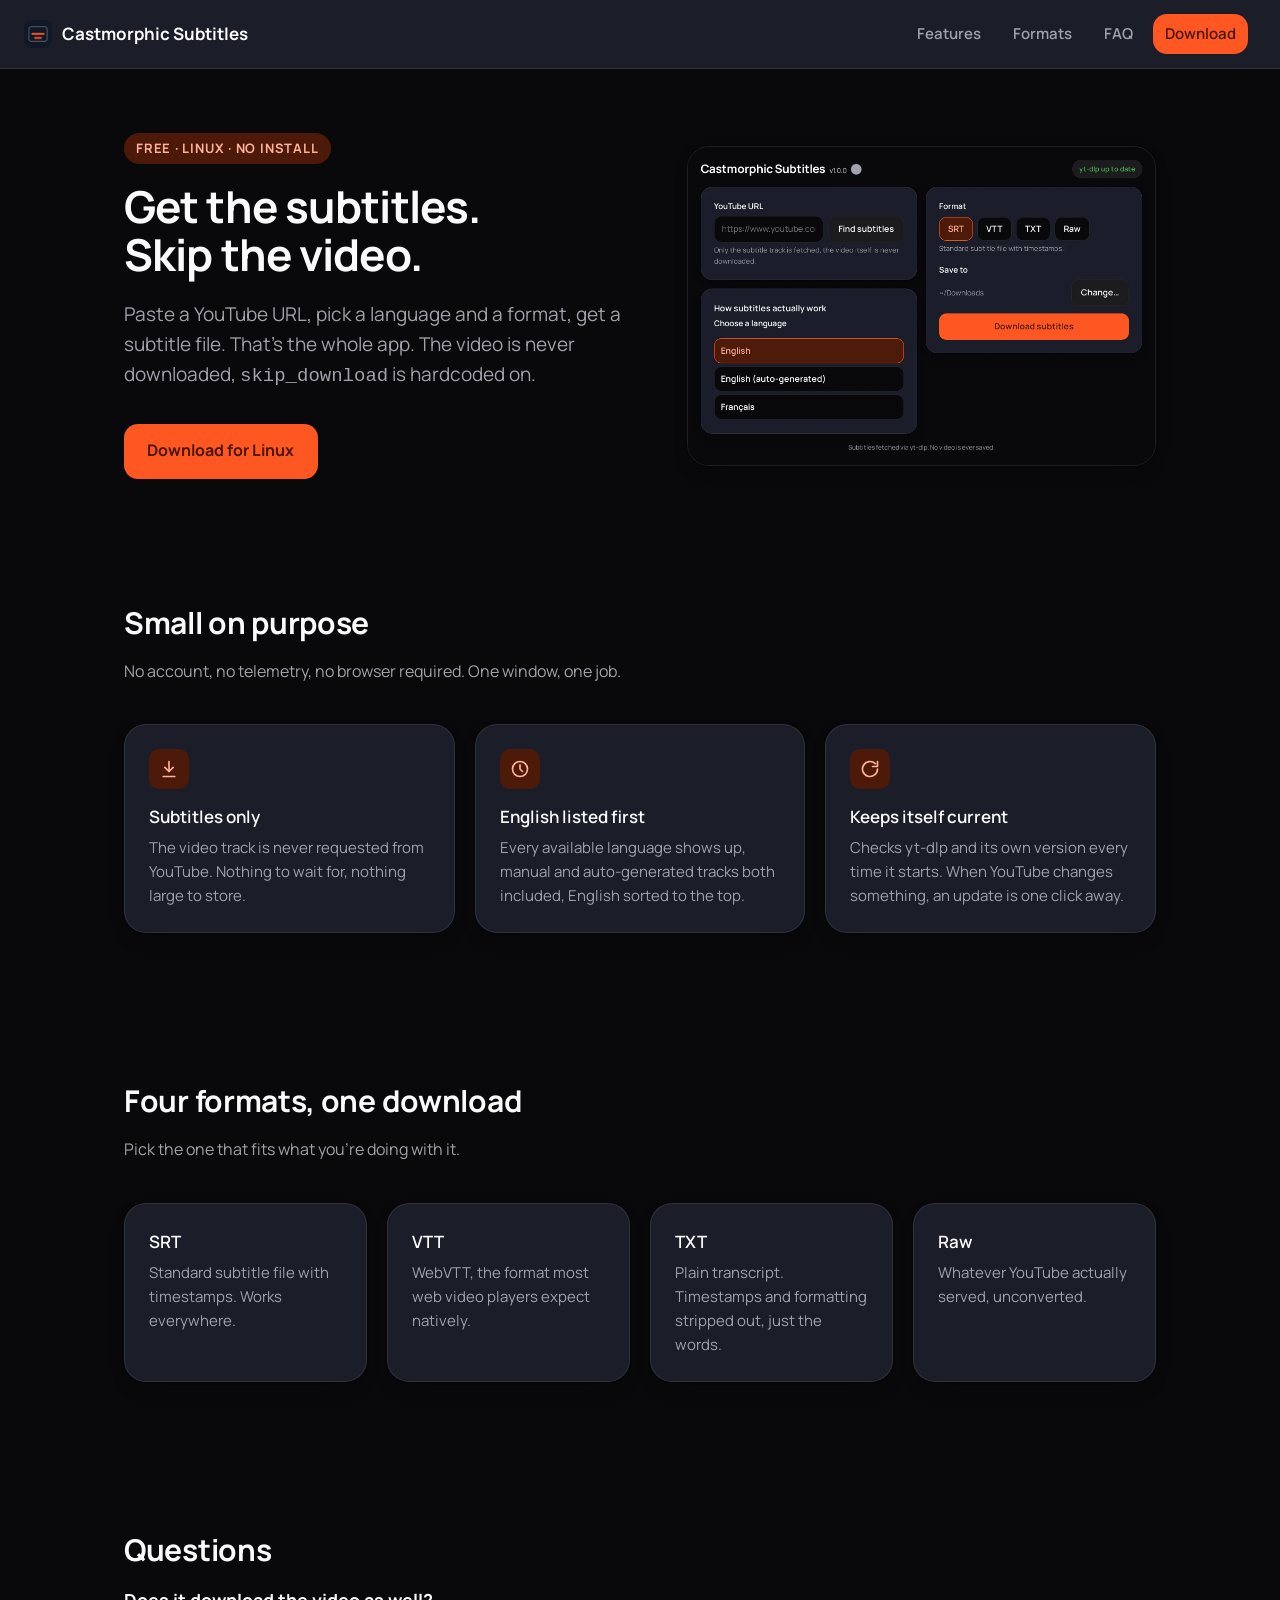
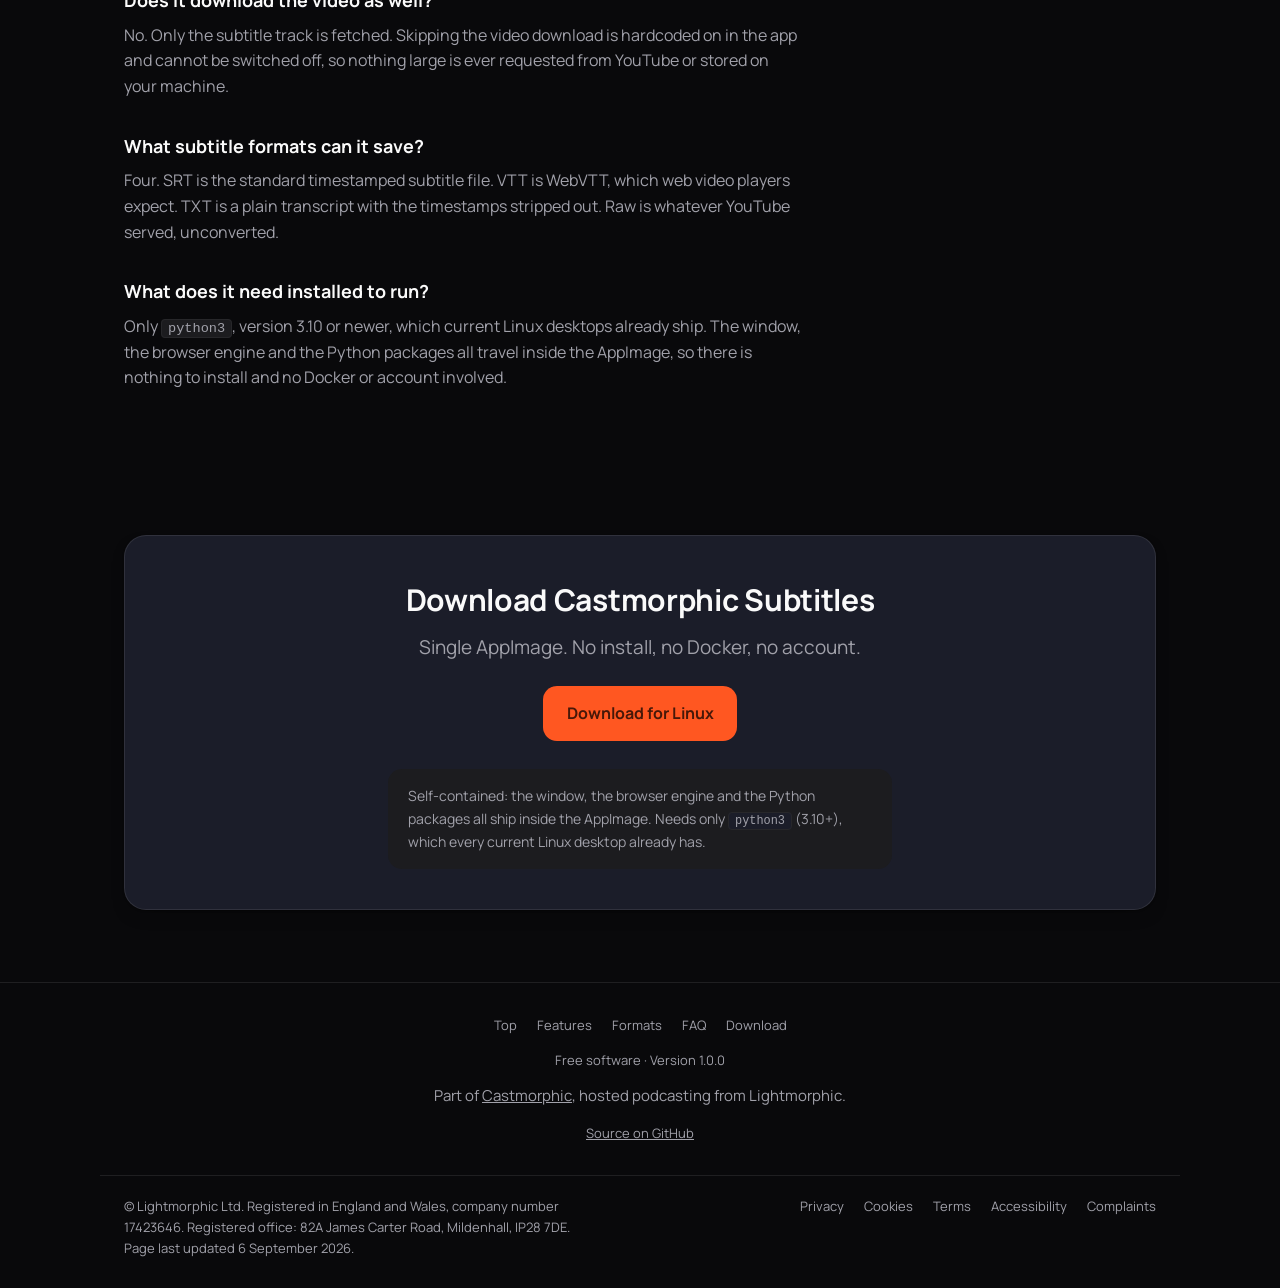
<file: docs/index.html>
<!doctype html>
<html lang="en">
<head>
<meta charset="utf-8" />
<meta name="viewport" content="width=device-width, initial-scale=1" />
<title>Castmorphic Subtitles: download YouTube subtitles, not the video</title>
<meta name="description" content="A free Linux desktop app that downloads a YouTube video's subtitles in SRT, VTT, TXT, or Raw format. The video itself is never fetched." />
<link rel="canonical" href="https://subtitles.castmorphic.com/" />
<meta name="theme-color" content="#ff5721" />
<link rel="icon" href="images/favicon.png" />
<link rel="preload" href="fonts/Manrope-Variable.woff2" as="font" type="font/woff2" crossorigin />
<link rel="stylesheet" href="style.css" />

<meta property="og:type" content="website" />
<meta property="og:site_name" content="Castmorphic Subtitles" />
<meta property="og:url" content="https://subtitles.castmorphic.com/" />
<meta property="og:title" content="Castmorphic Subtitles: download YouTube subtitles, not the video" />
<meta property="og:description" content="A free Linux desktop app that downloads a YouTube video's subtitles in SRT, VTT, TXT, or Raw format. The video itself is never fetched." />
<meta property="og:image" content="https://subtitles.castmorphic.com/images/og.png" />
<meta property="og:image:width" content="1200" />
<meta property="og:image:height" content="630" />
<meta property="og:image:alt" content="Castmorphic Subtitles: get the subtitles, skip the video." />
<meta name="twitter:card" content="summary_large_image" />
<meta name="twitter:title" content="Castmorphic Subtitles: download YouTube subtitles, not the video" />
<meta name="twitter:description" content="A free Linux desktop app that downloads a YouTube video's subtitles in SRT, VTT, TXT, or Raw format. The video itself is never fetched." />
<meta name="twitter:image" content="https://subtitles.castmorphic.com/images/og.png" />

<script type="application/ld+json">
{
  "@context": "https://schema.org",
  "@graph": [
    {
      "@type": "SoftwareApplication",
      "@id": "https://subtitles.castmorphic.com/#app",
      "name": "Castmorphic Subtitles",
      "url": "https://subtitles.castmorphic.com/",
      "description": "A Linux desktop app that downloads a YouTube video's subtitles in SRT, VTT, TXT, or Raw format. The video itself is never downloaded.",
      "applicationCategory": "MultimediaApplication",
      "operatingSystem": "Linux",
      "softwareVersion": "1.0.0",
      "dateModified": "2026-09-06",
      "downloadUrl": "https://github.com/lightmorphic/castmorphic-subtitles/releases/latest/download/castmorphic-subtitles-x86_64.AppImage",
      "softwareRequirements": "Linux with python3 3.10 or newer",
      "screenshot": "https://subtitles.castmorphic.com/images/screenshot-dark.png",
      "offers": {
        "@type": "Offer",
        "price": "0",
        "priceCurrency": "GBP"
      },
      "publisher": { "@id": "https://castmorphic.com/#org" }
    },
    {
      "@type": "Organization",
      "@id": "https://castmorphic.com/#org",
      "name": "Castmorphic",
      "url": "https://castmorphic.com",
      "description": "Hosted podcasting from Lightmorphic."
    },
    {
      "@type": "FAQPage",
      "@id": "https://subtitles.castmorphic.com/#faq",
      "mainEntity": [
        {
          "@type": "Question",
          "name": "Does it download the video as well?",
          "acceptedAnswer": {
            "@type": "Answer",
            "text": "No. Only the subtitle track is fetched. Skipping the video download is hardcoded on in the app and cannot be switched off, so nothing large is ever requested from YouTube or stored on your machine."
          }
        },
        {
          "@type": "Question",
          "name": "What subtitle formats can it save?",
          "acceptedAnswer": {
            "@type": "Answer",
            "text": "Four. SRT is the standard timestamped subtitle file. VTT is WebVTT, which web video players expect. TXT is a plain transcript with the timestamps stripped out. Raw is whatever YouTube served, unconverted."
          }
        },
        {
          "@type": "Question",
          "name": "What does it need installed to run?",
          "acceptedAnswer": {
            "@type": "Answer",
            "text": "Only python3, version 3.10 or newer, which current Linux desktops already ship. The window, the browser engine and the Python packages all travel inside the AppImage, so there is nothing to install and no Docker or account involved."
          }
        }
      ]
    }
  ]
}
</script>
</head>
<body>

<a class="skip-link" href="#main">Skip to content</a>

<nav class="site-nav" aria-label="Main">
  <a class="nav-brand" href="#top">
    <img src="images/favicon.png" alt="" width="28" height="28" />
    Castmorphic Subtitles
  </a>
  <div class="nav-links">
    <a href="#features" class="nav-label">Features</a>
    <a href="#formats" class="nav-label">Formats</a>
    <a href="#faq" class="nav-label">FAQ</a>
    <a href="#download" class="nav-cta">Download</a>
    <div id="all-apps"></div>
  </div>
</nav>

<main id="main">

  <section class="hero" id="top">
    <div class="hero-grid">
      <div>
        <span class="eyebrow">Free · Linux · No install</span>
        <h1>Get the subtitles.<br />Skip the video.</h1>
        <p class="lede">
          Paste a YouTube URL, pick a language and a format, get a subtitle
          file. That's the whole app. The video is never downloaded,
          <code>skip_download</code> is hardcoded on.
        </p>
        <div class="cta-row">
          <a class="btn primary" href="https://github.com/lightmorphic/castmorphic-subtitles/releases/latest/download/castmorphic-subtitles-x86_64.AppImage">Download for Linux</a>
        </div>
      </div>
      <div class="hero-shot">
        <picture>
          <source srcset="images/screenshot-dark.webp" type="image/webp" />
          <img src="images/screenshot-dark.png" alt="Castmorphic Subtitles showing a fetched video's language list on the left and format picker with an SRT, VTT, TXT, and Raw choice on the right" width="1760" height="1200" fetchpriority="high" decoding="async" />
        </picture>
      </div>
    </div>
  </section>

  <section id="features">
    <h2>Small on purpose</h2>
    <p class="section-lede">No account, no telemetry, no browser required. One window, one job.</p>
    <ul class="feature-grid">
      <li class="feature">
        <div class="icon">
          <svg viewBox="0 0 24 24" fill="none" stroke="currentColor" stroke-width="2" stroke-linecap="round" stroke-linejoin="round" aria-hidden="true"><path d="M12 3v12"/><path d="m7 10 5 5 5-5"/><path d="M5 21h14"/></svg>
        </div>
        <h3>Subtitles only</h3>
        <p>The video track is never requested from YouTube. Nothing to wait for, nothing large to store.</p>
      </li>
      <li class="feature">
        <div class="icon">
          <svg viewBox="0 0 24 24" fill="none" stroke="currentColor" stroke-width="2" stroke-linecap="round" stroke-linejoin="round" aria-hidden="true"><circle cx="12" cy="12" r="9"/><path d="M12 7v5l3 3"/></svg>
        </div>
        <h3>English listed first</h3>
        <p>Every available language shows up, manual and auto-generated tracks both included, English sorted to the top.</p>
      </li>
      <li class="feature">
        <div class="icon">
          <svg viewBox="0 0 24 24" fill="none" stroke="currentColor" stroke-width="2" stroke-linecap="round" stroke-linejoin="round" aria-hidden="true"><path d="M21 12a9 9 0 1 1-2.64-6.36"/><path d="M21 3v6h-6"/></svg>
        </div>
        <h3>Keeps itself current</h3>
        <p>Checks yt-dlp and its own version every time it starts. When YouTube changes something, an update is one click away.</p>
      </li>
    </ul>
  </section>

  <section id="formats">
    <h2>Four formats, one download</h2>
    <p class="section-lede">Pick the one that fits what you're doing with it.</p>
    <dl class="feature-grid format-list">
      <div class="feature">
        <dt>SRT</dt>
        <dd>Standard subtitle file with timestamps. Works everywhere.</dd>
      </div>
      <div class="feature">
        <dt>VTT</dt>
        <dd>WebVTT, the format most web video players expect natively.</dd>
      </div>
      <div class="feature">
        <dt>TXT</dt>
        <dd>Plain transcript. Timestamps and formatting stripped out, just the words.</dd>
      </div>
      <div class="feature">
        <dt>Raw</dt>
        <dd>Whatever YouTube actually served, unconverted.</dd>
      </div>
    </dl>
  </section>

  <section id="faq">
    <h2>Questions</h2>
    <div class="faq">
      <h3>Does it download the video as well?</h3>
      <p>
        No. Only the subtitle track is fetched. Skipping the video download is
        hardcoded on in the app and cannot be switched off, so nothing large is
        ever requested from YouTube or stored on your machine.
      </p>

      <h3>What subtitle formats can it save?</h3>
      <p>
        Four. SRT is the standard timestamped subtitle file. VTT is WebVTT,
        which web video players expect. TXT is a plain transcript with the
        timestamps stripped out. Raw is whatever YouTube served, unconverted.
      </p>

      <h3>What does it need installed to run?</h3>
      <p>
        Only <code>python3</code>, version 3.10 or newer, which current Linux
        desktops already ship. The window, the browser engine and the Python
        packages all travel inside the AppImage, so there is nothing to install
        and no Docker or account involved.
      </p>
    </div>
  </section>

  <section id="download">
    <div class="download-panel">
      <h2>Download Castmorphic Subtitles</h2>
      <p class="lede panel-lede">Single AppImage. No install, no Docker, no account.</p>
      <div class="cta-row panel-cta">
        <a class="btn primary" href="https://github.com/lightmorphic/castmorphic-subtitles/releases/latest/download/castmorphic-subtitles-x86_64.AppImage">Download for Linux</a>
      </div>
      <div class="requirements">
        Self-contained: the window, the browser engine and the Python
        packages all ship inside the AppImage. Needs only
        <code>python3</code> (3.10+), which every current Linux desktop
        already has.
      </div>
    </div>
  </section>

</main>

<footer>
  <nav class="footer-nav" aria-label="Footer">
    <a href="#top">Top</a>
    <a href="#features">Features</a>
    <a href="#formats">Formats</a>
    <a href="#faq">FAQ</a>
    <a href="#download">Download</a>
  </nav>
  <p>Free software · Version 1.0.0</p>
  <p class="family">Part of <a href="https://castmorphic.com">Castmorphic</a>, hosted podcasting from Lightmorphic.</p>
  <p class="source"><a href="https://github.com/lightmorphic/castmorphic-subtitles">Source on GitHub</a></p>
  <div class="sub-foot">
    <p>&copy; Lightmorphic Ltd. Registered in England and Wales, company
    number 17423646. Registered office: 82A James Carter Road, Mildenhall,
    IP28 7DE.<br />
    Page last updated <time datetime="2026-09-06">6 September 2026</time>.</p>
    <nav class="sub-foot-links" aria-label="Legal">
      <a href="/privacy.html">Privacy</a>
      <a href="/cookies.html">Cookies</a>
      <a href="/terms.html">Terms</a>
      <a href="/accessibility.html">Accessibility</a>
      <a href="/complaints.html">Complaints</a>
    </nav>
  </div>
</footer>

<script src="https://apps.lightmorphic.com/launcher.js" defer></script>

</body>
</html>
</file>
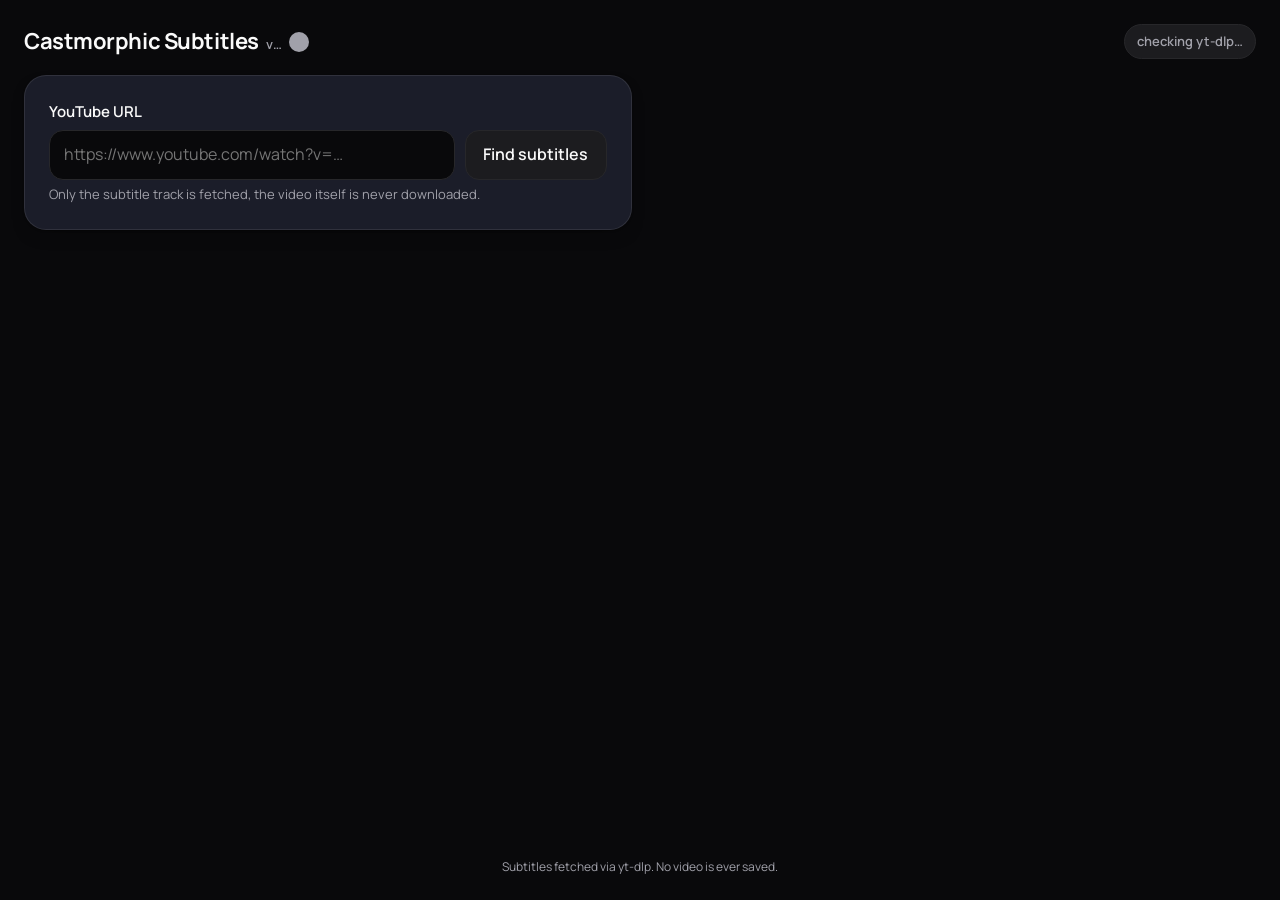
<file: ui/index.html>
<!doctype html>
<html lang="en">
<head>
<meta charset="utf-8" />
<meta name="viewport" content="width=device-width, initial-scale=1" />
<title>Castmorphic Subtitles</title>
<link rel="stylesheet" href="style.css" />
</head>
<body>
  <header>
    <div class="app-title">
      <h1><a id="appLink" class="app-link" href="https://subtitles.castmorphic.com" target="_blank" rel="noopener">Castmorphic Subtitles <span id="versionText">v…</span></a></h1>
      <button id="updateDot" class="update-dot" type="button" title="Checking…" aria-label="Update status">
        <svg class="ring" viewBox="0 0 20 20" aria-hidden="true">
          <circle class="ring-track" cx="10" cy="10" r="8"></circle>
          <circle class="ring-progress" cx="10" cy="10" r="8"></circle>
        </svg>
        <svg class="overlay-icon icon-download" viewBox="0 0 24 24" fill="none" stroke="currentColor" stroke-width="3" stroke-linecap="round" stroke-linejoin="round" aria-hidden="true">
          <path d="M12 4v12M6 12l6 6 6-6"></path>
        </svg>
        <svg class="overlay-icon icon-restart" viewBox="0 0 24 24" fill="none" stroke="currentColor" stroke-width="3" stroke-linecap="round" stroke-linejoin="round" aria-hidden="true">
          <path d="M21 12a9 9 0 1 1-2.64-6.36"></path>
          <path d="M21 3v6h-6"></path>
        </svg>
      </button>
    </div>
    <div class="header-right">
      <span id="ytdlpBadge" class="ytdlp-badge">checking yt-dlp…</span>
    </div>
  </header>

  <main class="columns">
    <div class="col">
      <section class="panel">
        <label for="urlInput">YouTube URL</label>
        <div class="row">
          <input id="urlInput" type="text" placeholder="https://www.youtube.com/watch?v=…" autocomplete="off" />
          <button id="fetchBtn" class="secondary" type="button">Find subtitles</button>
        </div>
        <p class="hint">Only the subtitle track is fetched, the video itself is never downloaded.</p>
      </section>

      <section id="resultsPanel" class="panel panel-grow" style="display:none">
        <p id="videoTitle" class="video-title"></p>
        <label>Choose a language</label>
        <div id="langList" class="lang-list"></div>
      </section>
    </div>

    <div class="col">
      <section id="savePanel" class="panel" style="display:none">
        <label>Format</label>
        <div id="formatList" class="format-list">
          <button type="button" class="format-item selected" data-format="srt">SRT</button>
          <button type="button" class="format-item" data-format="vtt">VTT</button>
          <button type="button" class="format-item" data-format="txt">TXT</button>
          <button type="button" class="format-item" data-format="raw">Raw</button>
        </div>
        <p class="hint" id="formatHint">Standard subtitle file with timestamps.</p>

        <label style="margin-top:18px">Save to</label>
        <div class="folder-row">
          <span id="folderPath" class="folder-path"></span>
          <button id="chooseFolderBtn" class="secondary" type="button">Change…</button>
        </div>
        <button id="downloadBtn" class="primary full-width" type="button" disabled style="margin-top:14px">Download subtitles</button>

        <div id="status" class="status"></div>
      </section>
    </div>
  </main>

  <footer>Subtitles fetched via yt-dlp. No video is ever saved.</footer>

  <div id="pasteMenu" class="paste-menu" hidden>
    <button type="button" id="pasteMenuBtn">Paste</button>
  </div>

  <script src="app.js"></script>
</body>
</html>
</file>
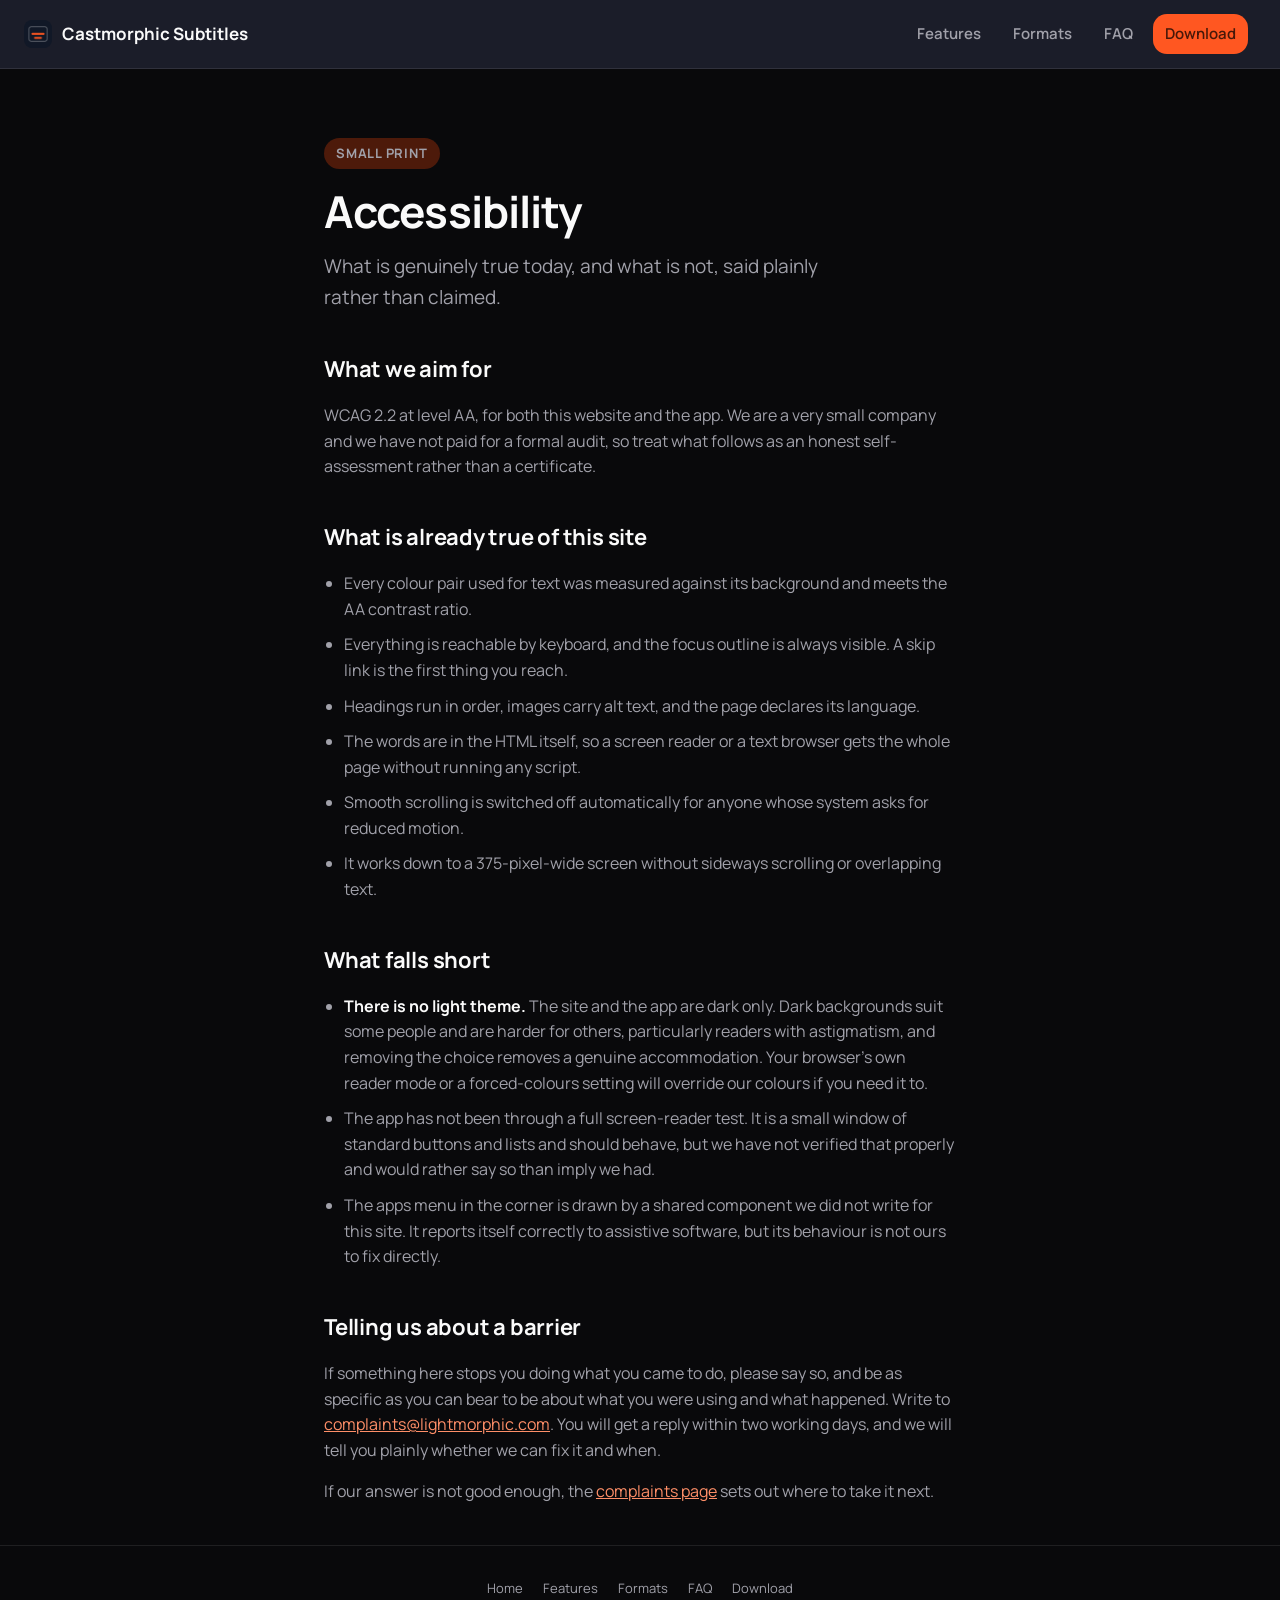
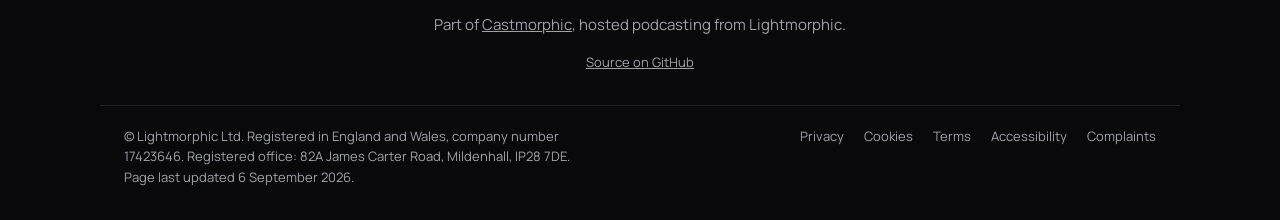
<file: docs/accessibility.html>
<!doctype html>
<html lang="en">
<head>
<meta charset="utf-8" />
<meta name="viewport" content="width=device-width, initial-scale=1" />
<title>Accessibility | Castmorphic Subtitles</title>
<meta name="description" content="What this site and app get right for accessibility, what falls short, and how to report a barrier." />
<link rel="canonical" href="https://subtitles.castmorphic.com/accessibility.html" />
<meta name="theme-color" content="#ff5721" />
<link rel="icon" href="images/favicon.png" />
<link rel="preload" href="fonts/Manrope-Variable.woff2" as="font" type="font/woff2" crossorigin />
<link rel="stylesheet" href="style.css" />
</head>
<body>

<a class="skip-link" href="#main">Skip to content</a>

<nav class="site-nav" aria-label="Main">
  <a class="nav-brand" href="/">
    <img src="images/favicon.png" alt="" width="28" height="28" />
    Castmorphic Subtitles
  </a>
  <div class="nav-links">
    <a href="/#features" class="nav-label">Features</a>
    <a href="/#formats" class="nav-label">Formats</a>
    <a href="/#faq" class="nav-label">FAQ</a>
    <a href="/#download" class="nav-cta">Download</a>
    <div id="all-apps"></div>
  </div>
</nav>

<main id="main" class="prose">
  <p class="eyebrow">Small print</p>
  <h1>Accessibility</h1>
  <p class="lede">What is genuinely true today, and what is not, said plainly rather than claimed.</p>
  <h2>What we aim for</h2>
  <p>
    WCAG 2.2 at level AA, for both this website and the app. We are a very
    small company and we have not paid for a formal audit, so treat what
    follows as an honest self-assessment rather than a certificate.
  </p>

  <h2>What is already true of this site</h2>
  <ul>
    <li>Every colour pair used for text was measured against its background and meets the AA contrast ratio.</li>
    <li>Everything is reachable by keyboard, and the focus outline is always visible. A skip link is the first thing you reach.</li>
    <li>Headings run in order, images carry alt text, and the page declares its language.</li>
    <li>The words are in the HTML itself, so a screen reader or a text browser gets the whole page without running any script.</li>
    <li>Smooth scrolling is switched off automatically for anyone whose system asks for reduced motion.</li>
    <li>It works down to a 375-pixel-wide screen without sideways scrolling or overlapping text.</li>
  </ul>

  <h2>What falls short</h2>
  <ul>
    <li>
      <strong>There is no light theme.</strong> The site and the app are dark
      only. Dark backgrounds suit some people and are harder for others,
      particularly readers with astigmatism, and removing the choice removes
      a genuine accommodation. Your browser's own reader mode or a
      forced-colours setting will override our colours if you need it to.
    </li>
    <li>
      The app has not been through a full screen-reader test. It is a small
      window of standard buttons and lists and should behave, but we have not
      verified that properly and would rather say so than imply we had.
    </li>
    <li>
      The apps menu in the corner is drawn by a shared component we did not
      write for this site. It reports itself correctly to assistive software,
      but its behaviour is not ours to fix directly.
    </li>
  </ul>

  <h2>Telling us about a barrier</h2>
  <p>
    If something here stops you doing what you came to do, please say so, and
    be as specific as you can bear to be about what you were using and what
    happened. Write to
    <a href="mailto:complaints@lightmorphic.com">complaints@lightmorphic.com</a>.
    You will get a reply within two working days, and we will tell you plainly
    whether we can fix it and when.
  </p>
  <p>
    If our answer is not good enough, the
    <a href="/complaints.html">complaints page</a> sets out where to take it
    next.
  </p>
</main>

<footer>
  <nav class="footer-nav" aria-label="Footer">
    <a href="/">Home</a>
    <a href="/#features">Features</a>
    <a href="/#formats">Formats</a>
    <a href="/#faq">FAQ</a>
    <a href="/#download">Download</a>
  </nav>
  <p class="family">Part of <a href="https://castmorphic.com">Castmorphic</a>, hosted podcasting from Lightmorphic.</p>
  <p class="source"><a href="https://github.com/lightmorphic/castmorphic-subtitles">Source on GitHub</a></p>
  <div class="sub-foot">
    <p>&copy; Lightmorphic Ltd. Registered in England and Wales, company
    number 17423646. Registered office: 82A James Carter Road, Mildenhall,
    IP28 7DE.<br />
    Page last updated <time datetime="2026-09-06">6 September 2026</time>.</p>
    <nav class="sub-foot-links" aria-label="Legal">
      <a href="/privacy.html">Privacy</a>
      <a href="/cookies.html">Cookies</a>
      <a href="/terms.html">Terms</a>
      <a href="/accessibility.html">Accessibility</a>
      <a href="/complaints.html">Complaints</a>
    </nav>
  </div>
</footer>

<script src="https://apps.lightmorphic.com/launcher.js" defer></script>

</body>
</html>
</file>
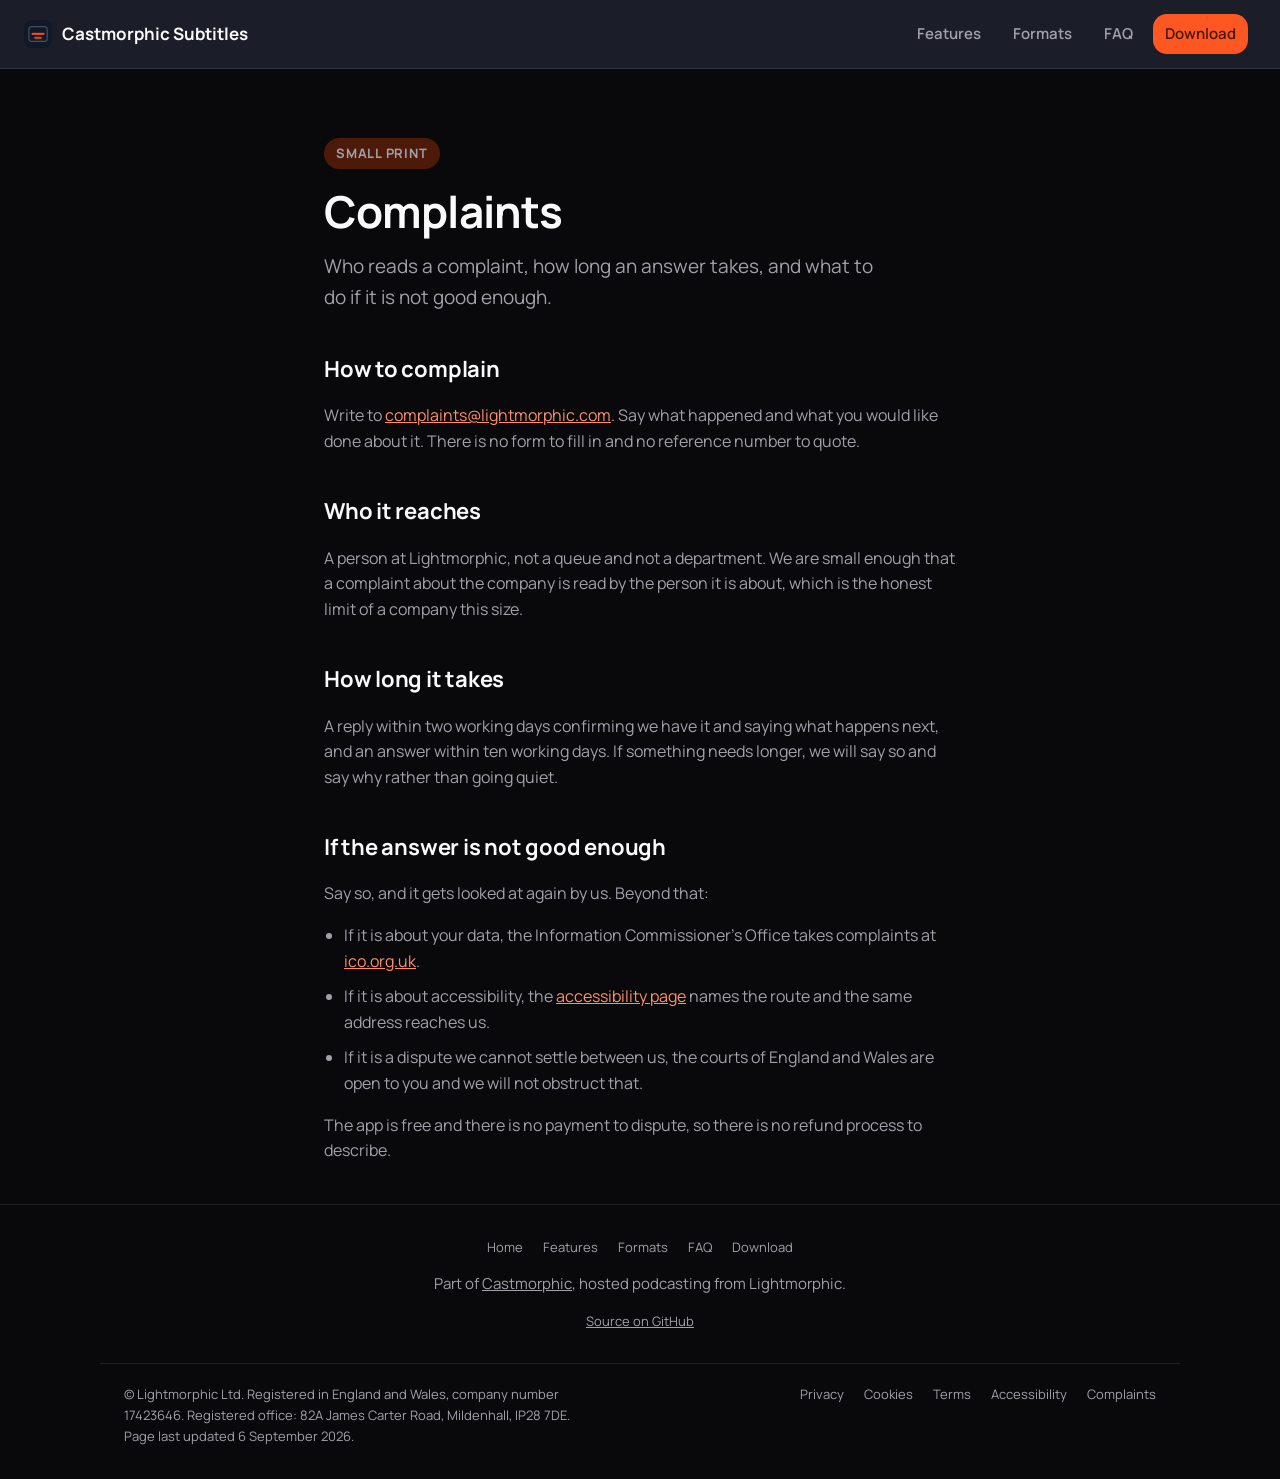
<file: docs/complaints.html>
<!doctype html>
<html lang="en">
<head>
<meta charset="utf-8" />
<meta name="viewport" content="width=device-width, initial-scale=1" />
<title>Complaints | Castmorphic Subtitles</title>
<meta name="description" content="How to complain, who reads it, how long a reply takes, and where to go if the answer is not good enough." />
<link rel="canonical" href="https://subtitles.castmorphic.com/complaints.html" />
<meta name="theme-color" content="#ff5721" />
<link rel="icon" href="images/favicon.png" />
<link rel="preload" href="fonts/Manrope-Variable.woff2" as="font" type="font/woff2" crossorigin />
<link rel="stylesheet" href="style.css" />
</head>
<body>

<a class="skip-link" href="#main">Skip to content</a>

<nav class="site-nav" aria-label="Main">
  <a class="nav-brand" href="/">
    <img src="images/favicon.png" alt="" width="28" height="28" />
    Castmorphic Subtitles
  </a>
  <div class="nav-links">
    <a href="/#features" class="nav-label">Features</a>
    <a href="/#formats" class="nav-label">Formats</a>
    <a href="/#faq" class="nav-label">FAQ</a>
    <a href="/#download" class="nav-cta">Download</a>
    <div id="all-apps"></div>
  </div>
</nav>

<main id="main" class="prose">
  <p class="eyebrow">Small print</p>
  <h1>Complaints</h1>
  <p class="lede">Who reads a complaint, how long an answer takes, and what to do if it is not good enough.</p>
  <h2>How to complain</h2>
  <p>
    Write to
    <a href="mailto:complaints@lightmorphic.com">complaints@lightmorphic.com</a>.
    Say what happened and what you would like done about it. There is no form
    to fill in and no reference number to quote.
  </p>

  <h2>Who it reaches</h2>
  <p>
    A person at Lightmorphic, not a queue and not a department. We are small
    enough that a complaint about the company is read by the person it is
    about, which is the honest limit of a company this size.
  </p>

  <h2>How long it takes</h2>
  <p>
    A reply within two working days confirming we have it and saying what
    happens next, and an answer within ten working days. If something needs
    longer, we will say so and say why rather than going quiet.
  </p>

  <h2>If the answer is not good enough</h2>
  <p>
    Say so, and it gets looked at again by us. Beyond that:
  </p>
  <ul>
    <li>
      If it is about your data, the Information Commissioner's Office takes
      complaints at <a href="https://ico.org.uk">ico.org.uk</a>.
    </li>
    <li>
      If it is about accessibility, the
      <a href="/accessibility.html">accessibility page</a> names the route and
      the same address reaches us.
    </li>
    <li>
      If it is a dispute we cannot settle between us, the courts of England
      and Wales are open to you and we will not obstruct that.
    </li>
  </ul>
  <p>
    The app is free and there is no payment to dispute, so there is no
    refund process to describe.
  </p>
</main>

<footer>
  <nav class="footer-nav" aria-label="Footer">
    <a href="/">Home</a>
    <a href="/#features">Features</a>
    <a href="/#formats">Formats</a>
    <a href="/#faq">FAQ</a>
    <a href="/#download">Download</a>
  </nav>
  <p class="family">Part of <a href="https://castmorphic.com">Castmorphic</a>, hosted podcasting from Lightmorphic.</p>
  <p class="source"><a href="https://github.com/lightmorphic/castmorphic-subtitles">Source on GitHub</a></p>
  <div class="sub-foot">
    <p>&copy; Lightmorphic Ltd. Registered in England and Wales, company
    number 17423646. Registered office: 82A James Carter Road, Mildenhall,
    IP28 7DE.<br />
    Page last updated <time datetime="2026-09-06">6 September 2026</time>.</p>
    <nav class="sub-foot-links" aria-label="Legal">
      <a href="/privacy.html">Privacy</a>
      <a href="/cookies.html">Cookies</a>
      <a href="/terms.html">Terms</a>
      <a href="/accessibility.html">Accessibility</a>
      <a href="/complaints.html">Complaints</a>
    </nav>
  </div>
</footer>

<script src="https://apps.lightmorphic.com/launcher.js" defer></script>

</body>
</html>
</file>
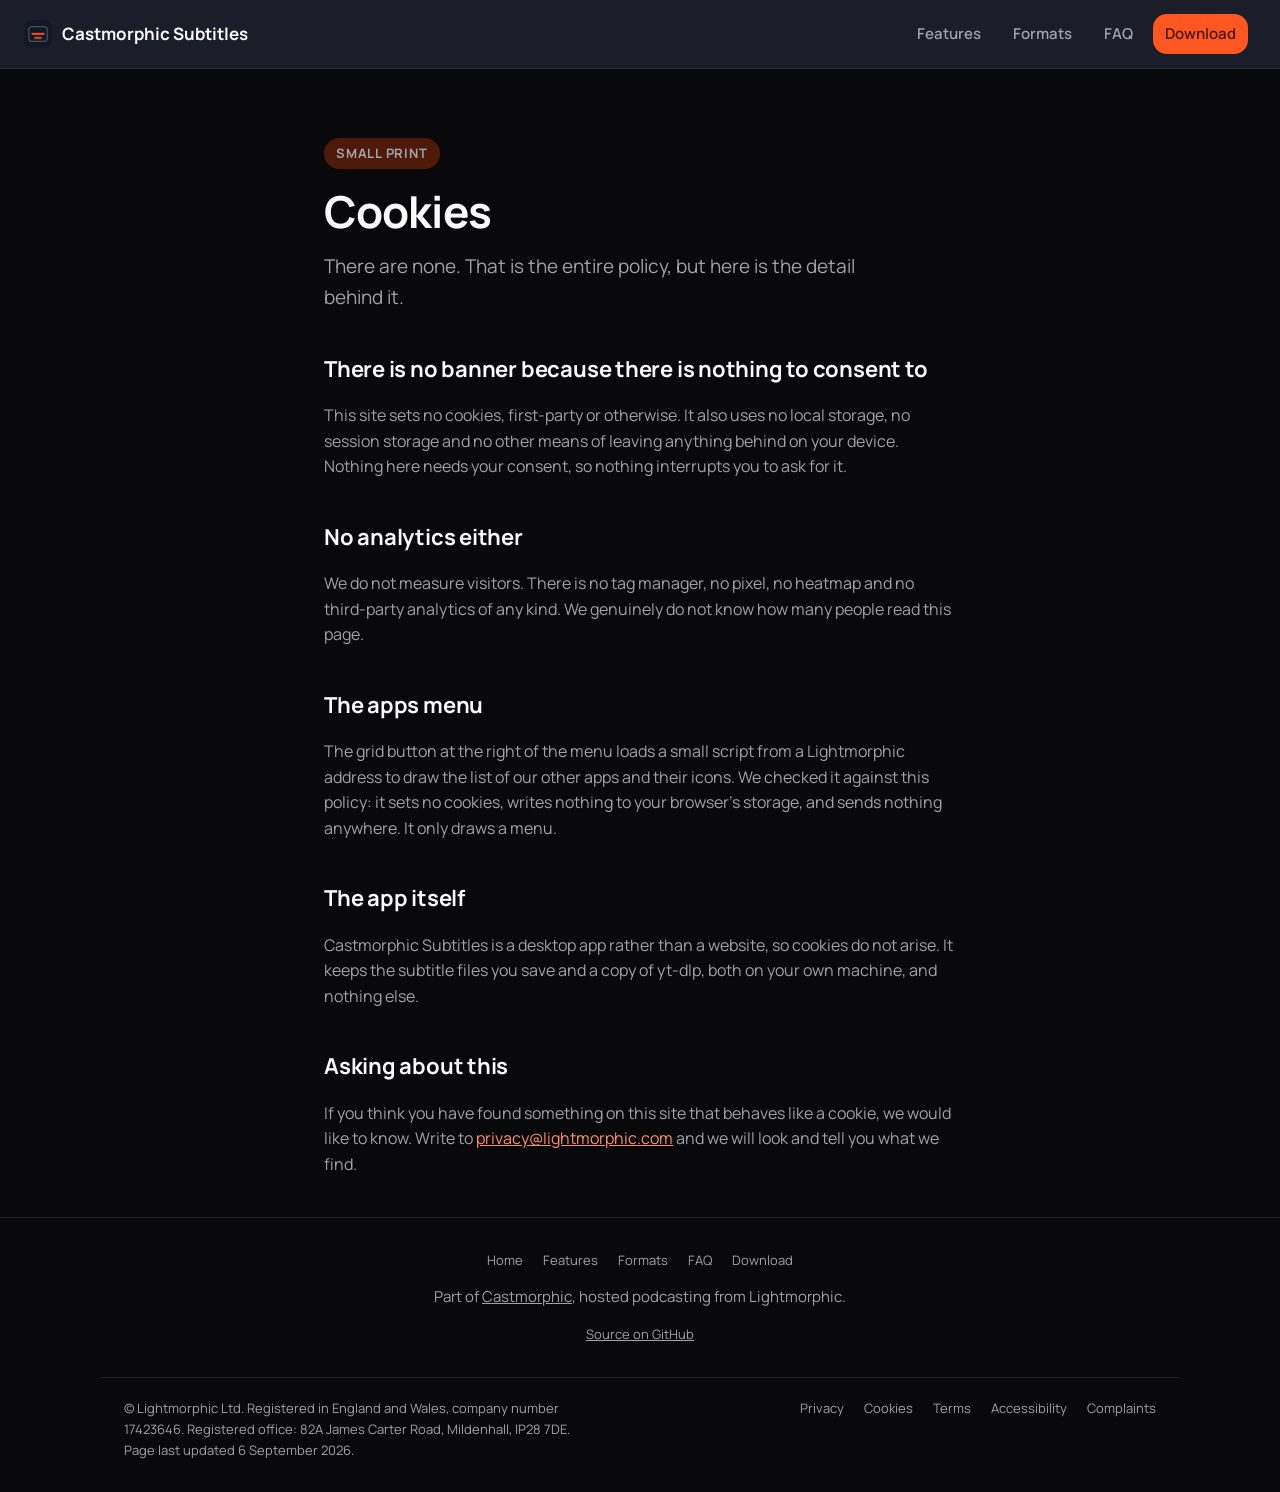
<file: docs/cookies.html>
<!doctype html>
<html lang="en">
<head>
<meta charset="utf-8" />
<meta name="viewport" content="width=device-width, initial-scale=1" />
<title>Cookies | Castmorphic Subtitles</title>
<meta name="description" content="This site sets no cookies at all, which is why there is no banner asking you about them." />
<link rel="canonical" href="https://subtitles.castmorphic.com/cookies.html" />
<meta name="theme-color" content="#ff5721" />
<link rel="icon" href="images/favicon.png" />
<link rel="preload" href="fonts/Manrope-Variable.woff2" as="font" type="font/woff2" crossorigin />
<link rel="stylesheet" href="style.css" />
</head>
<body>

<a class="skip-link" href="#main">Skip to content</a>

<nav class="site-nav" aria-label="Main">
  <a class="nav-brand" href="/">
    <img src="images/favicon.png" alt="" width="28" height="28" />
    Castmorphic Subtitles
  </a>
  <div class="nav-links">
    <a href="/#features" class="nav-label">Features</a>
    <a href="/#formats" class="nav-label">Formats</a>
    <a href="/#faq" class="nav-label">FAQ</a>
    <a href="/#download" class="nav-cta">Download</a>
    <div id="all-apps"></div>
  </div>
</nav>

<main id="main" class="prose">
  <p class="eyebrow">Small print</p>
  <h1>Cookies</h1>
  <p class="lede">There are none. That is the entire policy, but here is the detail behind it.</p>
  <h2>There is no banner because there is nothing to consent to</h2>
  <p>
    This site sets no cookies, first-party or otherwise. It also uses no
    local storage, no session storage and no other means of leaving anything
    behind on your device. Nothing here needs your consent, so nothing
    interrupts you to ask for it.
  </p>

  <h2>No analytics either</h2>
  <p>
    We do not measure visitors. There is no tag manager, no pixel, no
    heatmap and no third-party analytics of any kind. We genuinely do not
    know how many people read this page.
  </p>

  <h2>The apps menu</h2>
  <p>
    The grid button at the right of the menu loads a small script from a
    Lightmorphic address to draw the list of our other apps and their icons.
    We checked it against this policy: it sets no cookies, writes nothing to
    your browser's storage, and sends nothing anywhere. It only draws a menu.
  </p>

  <h2>The app itself</h2>
  <p>
    Castmorphic Subtitles is a desktop app rather than a website, so cookies
    do not arise. It keeps the subtitle files you save and a copy of yt-dlp,
    both on your own machine, and nothing else.
  </p>

  <h2>Asking about this</h2>
  <p>
    If you think you have found something on this site that behaves like a
    cookie, we would like to know. Write to
    <a href="mailto:privacy@lightmorphic.com">privacy@lightmorphic.com</a>
    and we will look and tell you what we find.
  </p>
</main>

<footer>
  <nav class="footer-nav" aria-label="Footer">
    <a href="/">Home</a>
    <a href="/#features">Features</a>
    <a href="/#formats">Formats</a>
    <a href="/#faq">FAQ</a>
    <a href="/#download">Download</a>
  </nav>
  <p class="family">Part of <a href="https://castmorphic.com">Castmorphic</a>, hosted podcasting from Lightmorphic.</p>
  <p class="source"><a href="https://github.com/lightmorphic/castmorphic-subtitles">Source on GitHub</a></p>
  <div class="sub-foot">
    <p>&copy; Lightmorphic Ltd. Registered in England and Wales, company
    number 17423646. Registered office: 82A James Carter Road, Mildenhall,
    IP28 7DE.<br />
    Page last updated <time datetime="2026-09-06">6 September 2026</time>.</p>
    <nav class="sub-foot-links" aria-label="Legal">
      <a href="/privacy.html">Privacy</a>
      <a href="/cookies.html">Cookies</a>
      <a href="/terms.html">Terms</a>
      <a href="/accessibility.html">Accessibility</a>
      <a href="/complaints.html">Complaints</a>
    </nav>
  </div>
</footer>

<script src="https://apps.lightmorphic.com/launcher.js" defer></script>

</body>
</html>
</file>
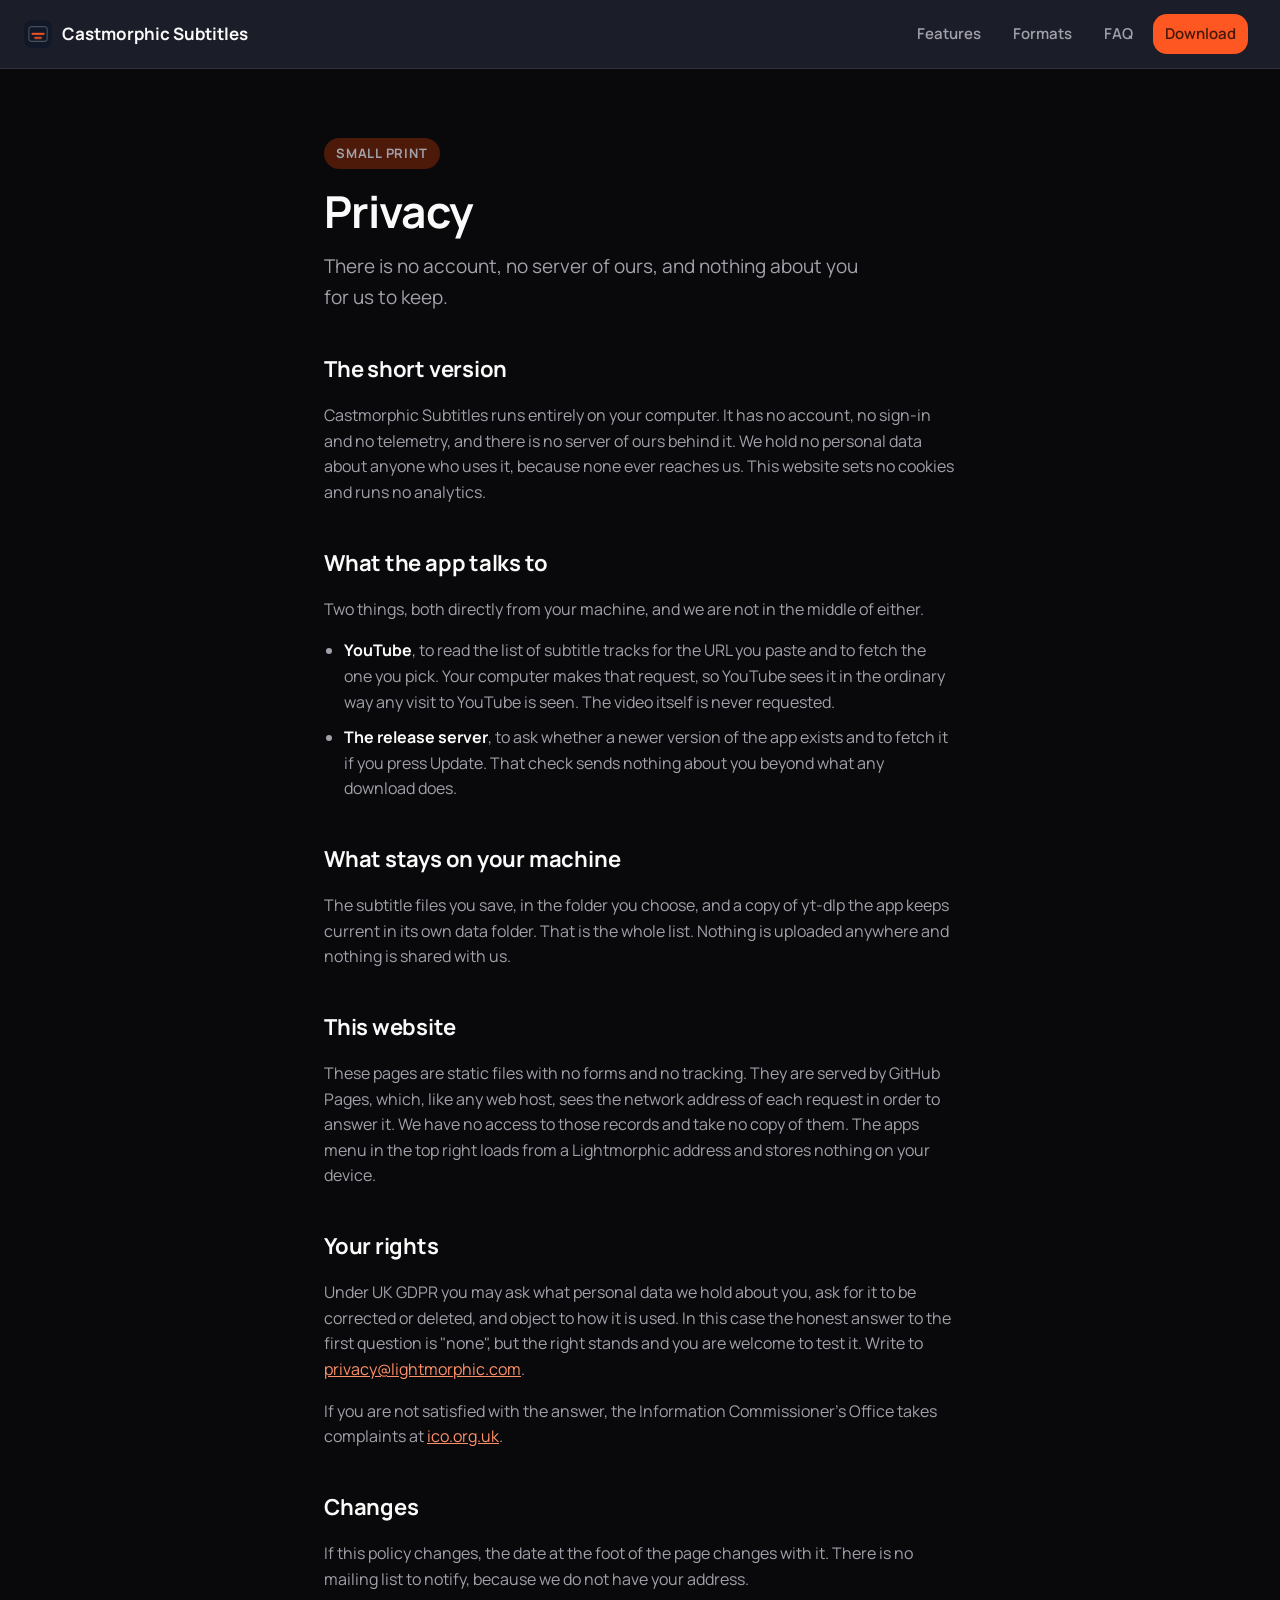
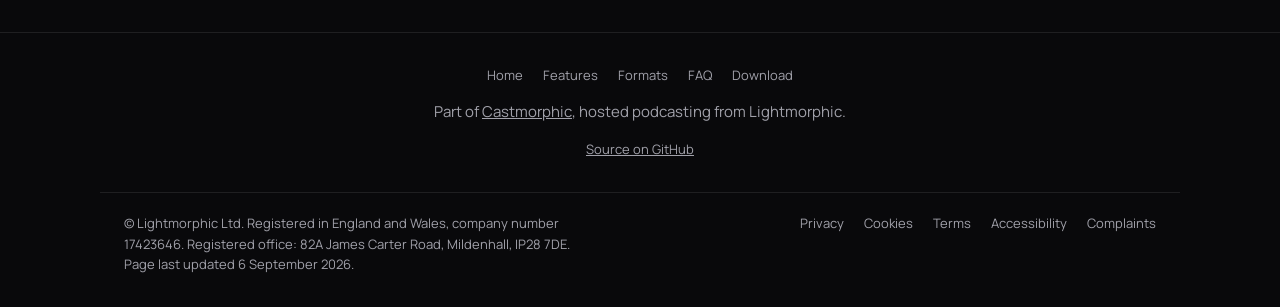
<file: docs/privacy.html>
<!doctype html>
<html lang="en">
<head>
<meta charset="utf-8" />
<meta name="viewport" content="width=device-width, initial-scale=1" />
<title>Privacy | Castmorphic Subtitles</title>
<meta name="description" content="What we hold about you, which is nothing, and what the app talks to on your own machine." />
<link rel="canonical" href="https://subtitles.castmorphic.com/privacy.html" />
<meta name="theme-color" content="#ff5721" />
<link rel="icon" href="images/favicon.png" />
<link rel="preload" href="fonts/Manrope-Variable.woff2" as="font" type="font/woff2" crossorigin />
<link rel="stylesheet" href="style.css" />
</head>
<body>

<a class="skip-link" href="#main">Skip to content</a>

<nav class="site-nav" aria-label="Main">
  <a class="nav-brand" href="/">
    <img src="images/favicon.png" alt="" width="28" height="28" />
    Castmorphic Subtitles
  </a>
  <div class="nav-links">
    <a href="/#features" class="nav-label">Features</a>
    <a href="/#formats" class="nav-label">Formats</a>
    <a href="/#faq" class="nav-label">FAQ</a>
    <a href="/#download" class="nav-cta">Download</a>
    <div id="all-apps"></div>
  </div>
</nav>

<main id="main" class="prose">
  <p class="eyebrow">Small print</p>
  <h1>Privacy</h1>
  <p class="lede">There is no account, no server of ours, and nothing about you for us to keep.</p>
  <h2>The short version</h2>
  <p>
    Castmorphic Subtitles runs entirely on your computer. It has no account,
    no sign-in and no telemetry, and there is no server of ours behind it. We
    hold no personal data about anyone who uses it, because none ever reaches
    us. This website sets no cookies and runs no analytics.
  </p>

  <h2>What the app talks to</h2>
  <p>
    Two things, both directly from your machine, and we are not in the middle
    of either.
  </p>
  <ul>
    <li>
      <strong>YouTube</strong>, to read the list of subtitle tracks for the
      URL you paste and to fetch the one you pick. Your computer makes that
      request, so YouTube sees it in the ordinary way any visit to YouTube is
      seen. The video itself is never requested.
    </li>
    <li>
      <strong>The release server</strong>, to ask whether a newer version of
      the app exists and to fetch it if you press Update. That check sends
      nothing about you beyond what any download does.
    </li>
  </ul>

  <h2>What stays on your machine</h2>
  <p>
    The subtitle files you save, in the folder you choose, and a copy of
    yt-dlp the app keeps current in its own data folder. That is the whole
    list. Nothing is uploaded anywhere and nothing is shared with us.
  </p>

  <h2>This website</h2>
  <p>
    These pages are static files with no forms and no tracking. They are
    served by GitHub Pages, which, like any web host, sees the network
    address of each request in order to answer it. We have no access to
    those records and take no copy of them. The apps menu in the top right
    loads from a Lightmorphic address and stores nothing on your device.
  </p>

  <h2>Your rights</h2>
  <p>
    Under UK GDPR you may ask what personal data we hold about you, ask for
    it to be corrected or deleted, and object to how it is used. In this
    case the honest answer to the first question is "none", but the right
    stands and you are welcome to test it. Write to
    <a href="mailto:privacy@lightmorphic.com">privacy@lightmorphic.com</a>.
  </p>
  <p>
    If you are not satisfied with the answer, the Information Commissioner's
    Office takes complaints at <a href="https://ico.org.uk">ico.org.uk</a>.
  </p>

  <h2>Changes</h2>
  <p>
    If this policy changes, the date at the foot of the page changes with it.
    There is no mailing list to notify, because we do not have your address.
  </p>
</main>

<footer>
  <nav class="footer-nav" aria-label="Footer">
    <a href="/">Home</a>
    <a href="/#features">Features</a>
    <a href="/#formats">Formats</a>
    <a href="/#faq">FAQ</a>
    <a href="/#download">Download</a>
  </nav>
  <p class="family">Part of <a href="https://castmorphic.com">Castmorphic</a>, hosted podcasting from Lightmorphic.</p>
  <p class="source"><a href="https://github.com/lightmorphic/castmorphic-subtitles">Source on GitHub</a></p>
  <div class="sub-foot">
    <p>&copy; Lightmorphic Ltd. Registered in England and Wales, company
    number 17423646. Registered office: 82A James Carter Road, Mildenhall,
    IP28 7DE.<br />
    Page last updated <time datetime="2026-09-06">6 September 2026</time>.</p>
    <nav class="sub-foot-links" aria-label="Legal">
      <a href="/privacy.html">Privacy</a>
      <a href="/cookies.html">Cookies</a>
      <a href="/terms.html">Terms</a>
      <a href="/accessibility.html">Accessibility</a>
      <a href="/complaints.html">Complaints</a>
    </nav>
  </div>
</footer>

<script src="https://apps.lightmorphic.com/launcher.js" defer></script>

</body>
</html>
</file>
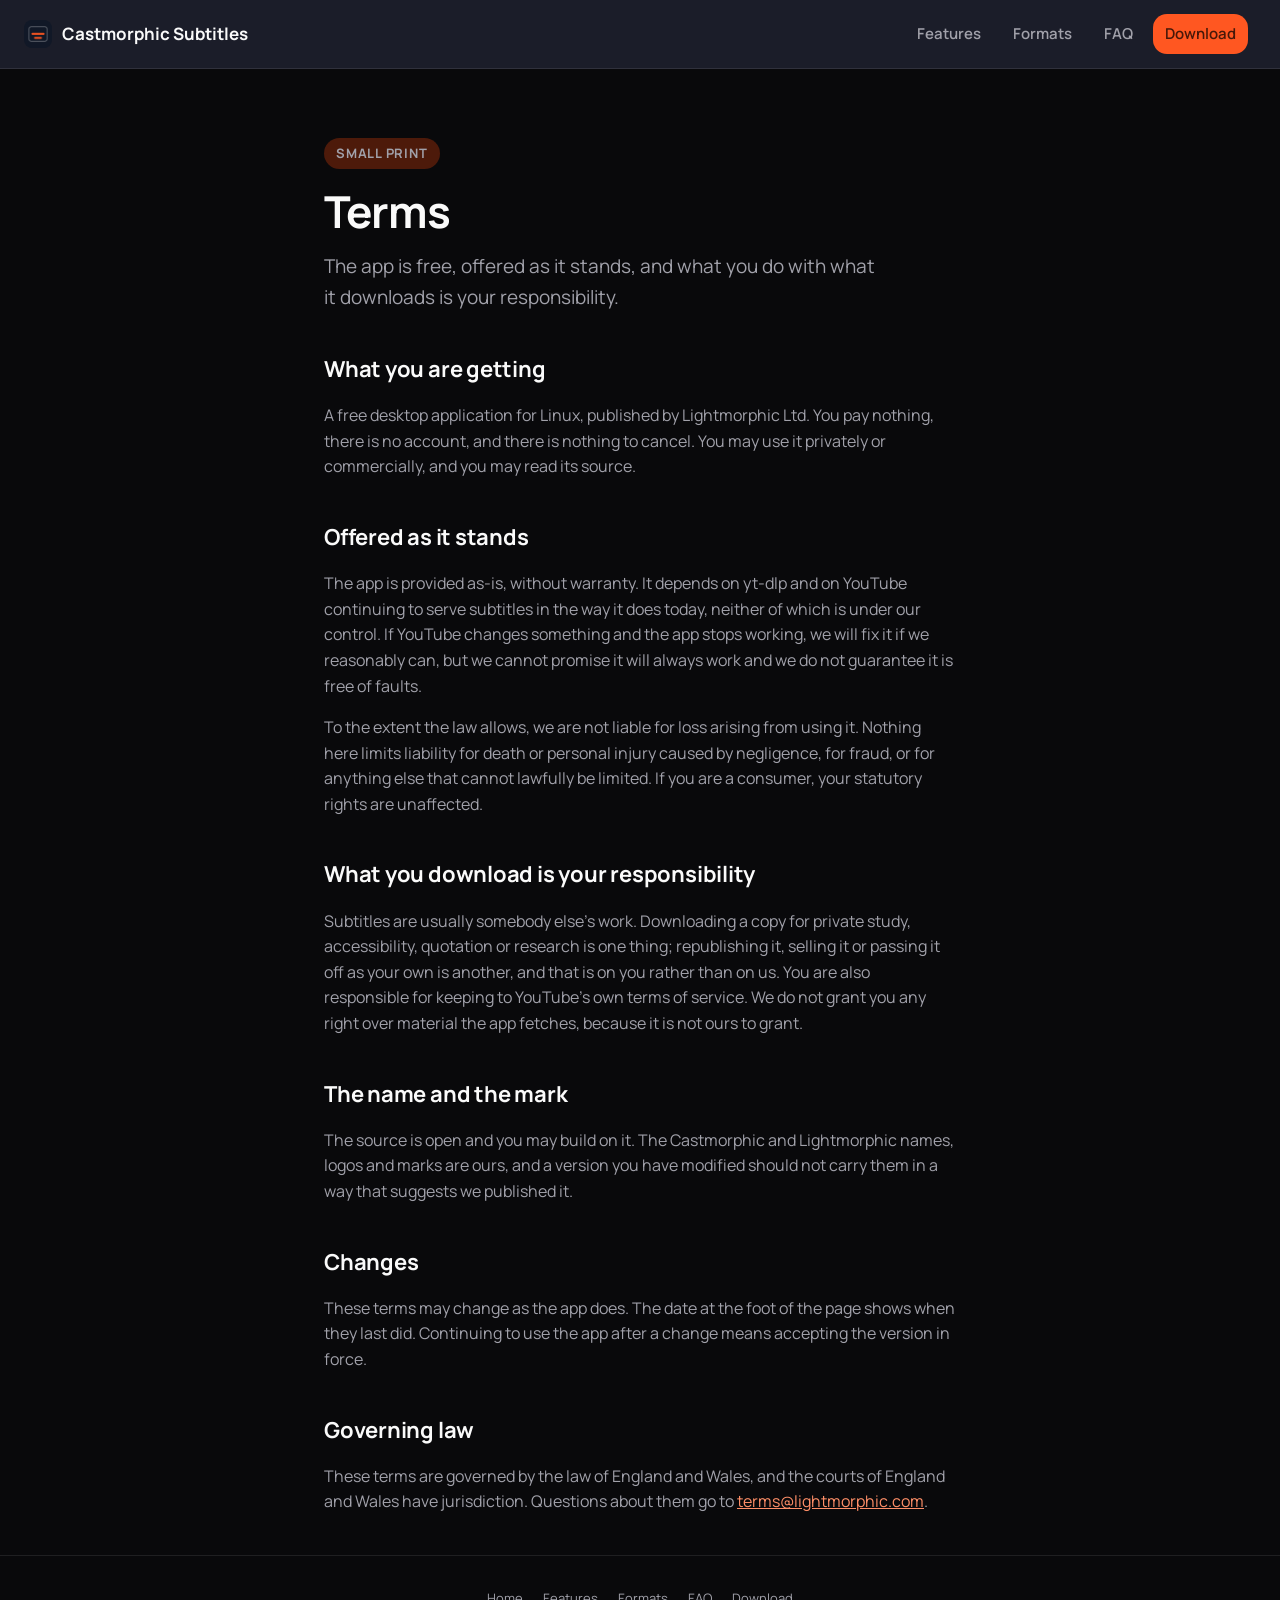
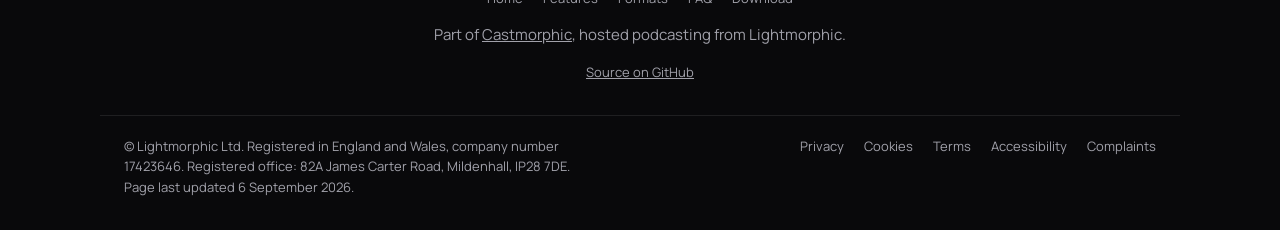
<file: docs/terms.html>
<!doctype html>
<html lang="en">
<head>
<meta charset="utf-8" />
<meta name="viewport" content="width=device-width, initial-scale=1" />
<title>Terms | Castmorphic Subtitles</title>
<meta name="description" content="The terms the app is offered under: free, as-is, and yours to use within the law and YouTube's own rules." />
<link rel="canonical" href="https://subtitles.castmorphic.com/terms.html" />
<meta name="theme-color" content="#ff5721" />
<link rel="icon" href="images/favicon.png" />
<link rel="preload" href="fonts/Manrope-Variable.woff2" as="font" type="font/woff2" crossorigin />
<link rel="stylesheet" href="style.css" />
</head>
<body>

<a class="skip-link" href="#main">Skip to content</a>

<nav class="site-nav" aria-label="Main">
  <a class="nav-brand" href="/">
    <img src="images/favicon.png" alt="" width="28" height="28" />
    Castmorphic Subtitles
  </a>
  <div class="nav-links">
    <a href="/#features" class="nav-label">Features</a>
    <a href="/#formats" class="nav-label">Formats</a>
    <a href="/#faq" class="nav-label">FAQ</a>
    <a href="/#download" class="nav-cta">Download</a>
    <div id="all-apps"></div>
  </div>
</nav>

<main id="main" class="prose">
  <p class="eyebrow">Small print</p>
  <h1>Terms</h1>
  <p class="lede">The app is free, offered as it stands, and what you do with what it downloads is your responsibility.</p>
  <h2>What you are getting</h2>
  <p>
    A free desktop application for Linux, published by Lightmorphic Ltd. You
    pay nothing, there is no account, and there is nothing to cancel. You may
    use it privately or commercially, and you may read its source.
  </p>

  <h2>Offered as it stands</h2>
  <p>
    The app is provided as-is, without warranty. It depends on yt-dlp and on
    YouTube continuing to serve subtitles in the way it does today, neither of
    which is under our control. If YouTube changes something and the app stops
    working, we will fix it if we reasonably can, but we cannot promise it
    will always work and we do not guarantee it is free of faults.
  </p>
  <p>
    To the extent the law allows, we are not liable for loss arising from
    using it. Nothing here limits liability for death or personal injury
    caused by negligence, for fraud, or for anything else that cannot lawfully
    be limited. If you are a consumer, your statutory rights are unaffected.
  </p>

  <h2>What you download is your responsibility</h2>
  <p>
    Subtitles are usually somebody else's work. Downloading a copy for
    private study, accessibility, quotation or research is one thing;
    republishing it, selling it or passing it off as your own is another, and
    that is on you rather than on us. You are also responsible for keeping to
    YouTube's own terms of service. We do not grant you any right over
    material the app fetches, because it is not ours to grant.
  </p>

  <h2>The name and the mark</h2>
  <p>
    The source is open and you may build on it. The Castmorphic and
    Lightmorphic names, logos and marks are ours, and a version you have
    modified should not carry them in a way that suggests we published it.
  </p>

  <h2>Changes</h2>
  <p>
    These terms may change as the app does. The date at the foot of the page
    shows when they last did. Continuing to use the app after a change means
    accepting the version in force.
  </p>

  <h2>Governing law</h2>
  <p>
    These terms are governed by the law of England and Wales, and the courts
    of England and Wales have jurisdiction. Questions about them go to
    <a href="mailto:terms@lightmorphic.com">terms@lightmorphic.com</a>.
  </p>
</main>

<footer>
  <nav class="footer-nav" aria-label="Footer">
    <a href="/">Home</a>
    <a href="/#features">Features</a>
    <a href="/#formats">Formats</a>
    <a href="/#faq">FAQ</a>
    <a href="/#download">Download</a>
  </nav>
  <p class="family">Part of <a href="https://castmorphic.com">Castmorphic</a>, hosted podcasting from Lightmorphic.</p>
  <p class="source"><a href="https://github.com/lightmorphic/castmorphic-subtitles">Source on GitHub</a></p>
  <div class="sub-foot">
    <p>&copy; Lightmorphic Ltd. Registered in England and Wales, company
    number 17423646. Registered office: 82A James Carter Road, Mildenhall,
    IP28 7DE.<br />
    Page last updated <time datetime="2026-09-06">6 September 2026</time>.</p>
    <nav class="sub-foot-links" aria-label="Legal">
      <a href="/privacy.html">Privacy</a>
      <a href="/cookies.html">Cookies</a>
      <a href="/terms.html">Terms</a>
      <a href="/accessibility.html">Accessibility</a>
      <a href="/complaints.html">Complaints</a>
    </nav>
  </div>
</footer>

<script src="https://apps.lightmorphic.com/launcher.js" defer></script>

</body>
</html>
</file>
<file: docs/style.css>
@font-face {
  font-family: "Manrope";
  src: url("fonts/Manrope-Variable.woff2") format("woff2-variations"), url("fonts/Manrope-Variable.woff2") format("woff2");
  font-weight: 200 800;
  font-style: normal;
  font-display: swap;
}

:root {
  color-scheme: dark;
  --bg: #09090b;  --fg: #fafafa;
  --panel: #1b1d29;  --panel-border: rgba(255,255,255,.09);
  --border: #27272a;  --muted: #1c1c1f;  --muted-fg: #a1a1aa;
  --shadow-panel: 0 1px 2px rgba(0,0,0,.35), 0 8px 24px -16px rgba(0,0,0,.6);

  --accent: #ff5721;  --accent-hover: #ff6b3c;  --on-accent: #471809;
  --accent-container: #4d1a0a;  --on-accent-container: #ffb39b;

  --brand-navy: #111827;
  --link: #ff8f68;
  --success: #4bae4f;  --success-bg: #102611;

  --radius: 0.875rem;
  --panel-radius: 1.375rem;
}

* { box-sizing: border-box; }

/* Smooth scrolling is a nicety, so it only applies to visitors who have not
   asked their system for less motion. */
@media (prefers-reduced-motion: no-preference) {
  html { scroll-behavior: smooth; }
}

/* The nav is sticky, so an anchor target must stop clear of it. */
:target { scroll-margin-top: 5rem; }

body {
  margin: 0;
  background: var(--bg);
  color: var(--fg);
  font-family: "Manrope", sans-serif;
  font-size: 1rem;
  line-height: 1.6;
  -webkit-font-smoothing: antialiased;
}

a { color: var(--link); }

/* Keyboard users get the same clear outline everywhere, in the accent so it
   reads as part of the design rather than a browser default. */
a:focus-visible,
button:focus-visible {
  outline: 2px solid var(--accent);
  outline-offset: 3px;
  border-radius: 4px;
}

/* Straight to the content, for anyone tabbing in. Off-screen until focused. */
.skip-link {
  position: absolute;
  left: -9999px;
  top: 0;
  z-index: 100;
  background: var(--accent);
  color: var(--on-accent);
  font-weight: 700;
  padding: 0.75rem 1.25rem;
  border-radius: var(--radius);
  text-decoration: none;
}
.skip-link:focus-visible {
  left: 12px;
  top: 12px;
  outline-offset: 2px;
}

/* Taps register without the browser waiting to see if a double-tap zoom
   is coming. */
a, button { touch-action: manipulation; }

h1, h2, h3 { text-wrap: balance; }

/* Sticky top nav: solid panel, no blur, stays put while the page scrolls */
.site-nav {
  position: sticky;
  top: 0;
  z-index: 50;
  display: flex;
  align-items: center;
  justify-content: space-between;
  gap: 16px;
  padding: 14px 24px;
  padding-left: max(24px, env(safe-area-inset-left));
  padding-right: max(24px, env(safe-area-inset-right));
  background: var(--panel);
  border-bottom: 1px solid var(--panel-border);
}

.nav-brand {
  display: flex;
  align-items: center;
  gap: 10px;
  font-weight: 700;
  font-size: 1.0625rem;
  color: var(--fg);
  text-decoration: none;
}
.nav-brand img { width: 28px; height: 28px; border-radius: 8px; }

.nav-links {
  display: flex;
  align-items: center;
  gap: 8px;
}
.nav-links a {
  font-size: 0.9375rem;
  font-weight: 600;
  color: var(--muted-fg);
  text-decoration: none;
  padding: 8px 12px;
  border-radius: var(--radius);
}
.nav-links a:hover { color: var(--fg); background: var(--muted); }
.nav-links a.nav-cta {
  background: var(--accent);
  color: var(--on-accent);
}
.nav-links a.nav-cta:hover { background: var(--accent-hover); }

main { max-width: 1080px; margin: 0 auto; padding: 0 24px; }

section { padding: 72px 0; }
section.hero { padding-top: 64px; padding-bottom: 48px; }

.hero-grid {
  display: grid;
  grid-template-columns: 1.1fr 1fr;
  gap: 48px;
  align-items: center;
}

h1 {
  font-size: 2.75rem;
  font-weight: 700;
  letter-spacing: -0.02em;
  line-height: 1.1;
  margin: 0 0 20px;
}

.lede {
  font-size: 1.1875rem;
  color: var(--muted-fg);
  max-width: 46ch;
  margin: 0 0 32px;
}

.cta-row { display: flex; gap: 12px; flex-wrap: wrap; }

.btn {
  display: inline-flex;
  align-items: center;
  gap: 8px;
  font: inherit;
  font-weight: 700;
  font-size: 1rem;
  text-decoration: none;
  border-radius: var(--radius);
  padding: 0.85rem 1.4rem;
  border: 1px solid transparent;
}
.btn.primary { background: var(--accent); color: var(--on-accent); }
.btn.primary:hover { background: var(--accent-hover); }
.btn.secondary { background: var(--muted); color: var(--fg); border-color: var(--border); }
.btn.secondary:hover { background: var(--border); }

.hero-shot {
  border-radius: var(--panel-radius);
  overflow: hidden;
  border: 1px solid var(--panel-border);
  box-shadow: var(--shadow-panel);
}
.hero-shot img { display: block; width: 100%; height: auto; }

.eyebrow {
  display: inline-block;
  font-size: 0.8125rem;
  font-weight: 700;
  text-transform: uppercase;
  letter-spacing: 0.06em;
  color: var(--on-accent-container);
  background: var(--accent-container);
  padding: 5px 12px;
  border-radius: 999px;
  margin-bottom: 18px;
}

h2 {
  font-size: 1.875rem;
  font-weight: 700;
  letter-spacing: -0.01em;
  margin: 0 0 12px;
}

.section-lede {
  color: var(--muted-fg);
  max-width: 60ch;
  margin: 0 0 40px;
}

/* These really are a list and a set of definitions, which is how machines
   lift them out cleanly. The markers and default spacing go, the look stays. */
.feature-grid {
  display: grid;
  grid-template-columns: repeat(auto-fit, minmax(240px, 1fr));
  gap: 20px;
  list-style: none;
  margin: 0;
  padding: 0;
}

.format-list dt {
  font-size: 1.0625rem;
  font-weight: 600;
  margin: 0 0 6px;
}
.format-list dd {
  margin: 0;
  font-size: 0.9375rem;
  color: var(--muted-fg);
}

.feature {
  background: var(--panel);
  border: 1px solid var(--panel-border);
  border-radius: var(--panel-radius);
  box-shadow: var(--shadow-panel);
  padding: 1.5rem;
}
.feature .icon {
  width: 40px;
  height: 40px;
  border-radius: 10px;
  background: var(--accent-container);
  color: var(--on-accent-container);
  display: flex;
  align-items: center;
  justify-content: center;
  margin-bottom: 14px;
}
.feature .icon svg { width: 20px; height: 20px; }
.feature h3 {
  font-size: 1.0625rem;
  font-weight: 600;
  margin: 0 0 6px;
}
.feature p {
  font-size: 0.9375rem;
  color: var(--muted-fg);
  margin: 0;
}

.faq { max-width: 68ch; }
.faq h3 {
  font-size: 1.125rem;
  font-weight: 700;
  margin: 32px 0 8px;
}
.faq h3:first-child { margin-top: 0; }
.faq p { margin: 0; color: var(--muted-fg); }
.faq code {
  color: var(--muted-fg);
  background: var(--muted);
  border: 1px solid var(--border);
  border-radius: 4px;
  padding: 1px 6px;
  font-size: 0.85em;
}

.download-panel {
  background: var(--panel);
  border: 1px solid var(--panel-border);
  border-radius: var(--panel-radius);
  box-shadow: var(--shadow-panel);
  padding: 2.5rem;
  text-align: center;
}
.download-panel h2 { margin-bottom: 8px; }
.panel-lede { margin: 0 auto; }
.panel-cta { justify-content: center; margin-top: 24px; }
.requirements {
  margin: 28px auto 0;
  max-width: 56ch;
  text-align: left;
  font-size: 0.875rem;
  color: var(--muted-fg);
  background: var(--muted);
  border-radius: var(--radius);
  padding: 1rem 1.25rem;
}
.requirements code {
  background: var(--panel);
  border: 1px solid var(--border);
  border-radius: 4px;
  padding: 1px 6px;
  font-size: 0.85em;
}

footer {
  border-top: 1px solid var(--panel-border);
  padding: 32px 24px;
  text-align: center;
  font-size: 0.8125rem;
  color: var(--muted-fg);
}
footer a { color: var(--muted-fg); }

@media (max-width: 860px) {
  .hero-grid { grid-template-columns: 1fr; }
  .nav-links a.nav-label { display: none; }
  h1 { font-size: 2.1rem; }
}

/* Ties the page back to the rest of the product without competing with
   the download link above it. */
footer .family {
  margin-top: 0.35rem;
  color: var(--muted-fg);
  font-size: 0.9375rem;
}

.footer-nav {
  display: flex;
  flex-wrap: wrap;
  justify-content: center;
  gap: 8px 20px;
  margin-bottom: 14px;
}
.footer-nav a { text-decoration: none; }
.footer-nav a:hover { color: var(--fg); }

/* The one place the source is mentioned, kept quiet at the very bottom. */
footer .source { margin-top: 0.35rem; }

/* The all-apps launcher brings its own styling; this only keeps it on the
   same line as the rest of the menu. */
.nav-links #all-apps { display: flex; align-items: center; }

/* Long-form legal pages: one readable column. */
main.prose { max-width: 68ch; padding-top: 56px; padding-bottom: 24px; }
main.prose h1 { margin-bottom: 16px; }
main.prose h2 { font-size: 1.375rem; margin: 40px 0 10px; }
main.prose p, main.prose li { color: var(--muted-fg); }
main.prose .lede { margin-bottom: 8px; }
main.prose ul { padding-left: 1.25rem; }
main.prose li { margin-bottom: 10px; }
main.prose strong { color: var(--fg); }

/* The legal sub-footer: company details left, the five pages right. */
.sub-foot {
  max-width: 1080px;
  margin: 2rem auto 0;
  padding: 1.25rem 24px 0;
  border-top: 1px solid var(--panel-border);
  display: flex;
  flex-wrap: wrap;
  gap: 0.75rem 2rem;
  align-items: baseline;
  justify-content: space-between;
  text-align: left;
}
.sub-foot p { margin: 0; font-size: 0.8125rem; color: var(--muted-fg); max-width: 60ch; }
.sub-foot-links { display: flex; flex-wrap: wrap; gap: 0.25rem 1.25rem; }
.sub-foot-links a { font-size: 0.8125rem; color: var(--muted-fg); text-decoration: none; }
.sub-foot-links a:hover { color: var(--fg); text-decoration: underline; }
</file>
<file: ui/style.css>
@font-face {
  font-family: "Manrope";
  src: url("fonts/Manrope-Variable.woff2") format("woff2-variations"), url("fonts/Manrope-Variable.woff2") format("woff2");
  font-weight: 200 800;
  font-style: normal;
  font-display: swap;
}

:root {
  color-scheme: dark;
  --bg: #09090b;  --fg: #fafafa;
  --panel: #1b1d29;  --panel-border: rgba(255,255,255,.09);
  --border: #27272a;  --muted: #1c1c1f;  --muted-fg: #a1a1aa;
  --shadow-panel: 0 1px 2px rgba(0,0,0,.35), 0 8px 24px -16px rgba(0,0,0,.6);

  --accent: #ff5721;  --accent-hover: #ff6b3c;  --on-accent: #471809;
  --accent-container: #4d1a0a;  --on-accent-container: #ffb39b;

  --brand-navy: #111827;
  --link: #ff8f68;
  --danger: #f34236;   --danger-bg: #350f0c;
  --success: #4bae4f;  --success-bg: #102611;
  --warning: #ffc006;  --warning-bg: #382a01;
  --info: #2295f1;     --info-bg: #072135;

  --radius: 0.875rem;
  --panel-radius: 1.375rem;
}

* { box-sizing: border-box; }

html, body {
  margin: 0;
  height: 100%;
  background: var(--bg);
  color: var(--fg);
  font-family: "Manrope", sans-serif;
  font-size: 1rem;
  line-height: 1.6;
  -webkit-font-smoothing: antialiased;
}

body {
  display: flex;
  flex-direction: column;
  padding: 24px;
  gap: 16px;
  overflow: hidden;
}

.columns {
  display: flex;
  gap: 16px;
  flex: 1;
  min-height: 0;
}

.col {
  flex: 1;
  min-width: 0;
  min-height: 0;
  display: flex;
  flex-direction: column;
  gap: 16px;
}

.panel-grow {
  flex: 1;
  min-height: 0;
  display: flex;
  flex-direction: column;
}
.panel-grow .lang-list {
  flex: 1;
  min-height: 0;
}

header {
  display: flex;
  align-items: center;
  justify-content: space-between;
  gap: 12px;
}

.header-right {
  display: flex;
  align-items: center;
  gap: 10px;
}


h1 {
  font-size: 1.375rem;
  font-weight: 700;
  letter-spacing: -0.02em;
  margin: 0;
}

.app-title {
  display: flex;
  align-items: center;
  gap: 8px;
}
.app-title h1 { display: inline-flex; }

.app-link {
  color: var(--fg);
  text-decoration: none;
}
.app-link:hover { text-decoration: underline; }
.app-link #versionText {
  font-size: 0.8125rem;
  font-weight: 600;
  color: var(--muted-fg);
  margin-left: 4px;
}

/* The update-status widget: name/version link above is a separate, always
   active click target. This dot is the entire update UI on its own, no
   separate check/download/restart buttons. Colour + overlay icon = state. */
.update-dot {
  position: relative;
  display: inline-flex;
  align-items: center;
  justify-content: center;
  width: 20px;
  height: 20px;
  padding: 0;
  border: none;
  border-radius: 999px;
  background: var(--muted-fg);
  flex-shrink: 0;
  cursor: pointer;
}
.update-dot:disabled { cursor: default; }
.update-dot:focus-visible { outline: 2px solid var(--accent); outline-offset: 2px; }

.update-dot .ring {
  position: absolute;
  inset: 0;
  width: 100%;
  height: 100%;
  display: none;
  transform: rotate(-90deg);
}
.update-dot .ring-track {
  fill: none;
  stroke: var(--border);
  stroke-width: 2;
}
.update-dot .ring-progress {
  fill: none;
  stroke: var(--fg);
  stroke-width: 2;
  stroke-linecap: round;
  /* circumference of r=8: 2 * PI * 8 ≈ 50.27 */
  stroke-dasharray: 50.27;
  stroke-dashoffset: 50.27;
  transition: stroke-dashoffset 0.2s linear;
}

.update-dot .overlay-icon {
  display: none;
  width: 12px;
  height: 12px;
  color: var(--bg);
}

/* State: up to date */
.update-dot.state-up-to-date { background: #4bae4f; }

/* State: update available, click to download */
.update-dot.state-available { background: #ffc006; }
.update-dot.state-available .overlay-icon.icon-download { display: block; }

/* State: downloading, hollow with a progress ring, not clickable */
.update-dot.state-downloading {
  background: transparent;
  border: 2px solid var(--border);
}
.update-dot.state-downloading .ring { display: block; }

/* State: downloaded, ready to restart */
.update-dot.state-ready { background: #4bae4f; }
.update-dot.state-ready .overlay-icon.icon-restart { display: block; }

/* State: can't reach GitHub, not clickable, resolves itself */
.update-dot.state-error { background: #f34236; }

/* Before the first check ever resolves */
.update-dot.state-unknown { background: var(--muted-fg); opacity: 0.5; }

.ytdlp-badge {
  display: inline-flex;
  align-items: center;
  gap: 8px;
  font-size: 0.8125rem;
  font-weight: 600;
  padding: 6px 12px;
  border-radius: 999px;
  border: 1px solid var(--border);
  color: var(--muted-fg);
  background: var(--muted);
}
/* Castmorphic's rule: state is carried by the words and their colour, not
   by a green or red panel behind them. The badge keeps one neutral shape
   whatever it is saying. */
.ytdlp-badge.ok { color: var(--success); }
.ytdlp-badge.stale { color: var(--warning); }
.ytdlp-badge.err { color: var(--danger); }
.ytdlp-badge button {
  font: inherit;
  font-weight: 700;
  color: inherit;
  background: none;
  border: none;
  text-decoration: underline;
  cursor: pointer;
  padding: 0;
}
.ytdlp-badge button:focus-visible { outline: 2px solid var(--accent); outline-offset: 2px; }

.panel {
  background: var(--panel);
  border: 1px solid var(--panel-border);
  border-radius: var(--panel-radius);
  box-shadow: var(--shadow-panel);
  padding: 1.5rem;
}

label {
  display: block;
  font-size: 0.9375rem;
  font-weight: 600;
  margin-bottom: 6px;
}

.hint {
  font-size: 0.8125rem;
  color: var(--muted-fg);
  margin: 4px 0 0;
}

input[type="text"], select {
  display: block;
  width: 100%;
  box-sizing: border-box;
  font: inherit;
  color: var(--fg);
  background: var(--bg);
  border: 1px solid var(--border);
  border-radius: var(--radius);
  padding: 0.7rem 0.85rem;
}
input[type="text"]:focus-visible, select:focus-visible, button:focus-visible {
  outline: 2px solid var(--accent);
  outline-offset: 2px;
}

.row { display: flex; gap: 10px; align-items: flex-end; }
.row input[type="text"] { flex: 1; }
.row button { flex: 0 0 auto; }

button {
  font: inherit;
  font-weight: 600;
  border-radius: var(--radius);
  padding: 0.7rem 1.1rem;
  border: 1px solid transparent;
  cursor: pointer;
}
button.primary {
  background: var(--accent);
  color: var(--on-accent);
}
button.primary:hover { background: var(--accent-hover); }
button.primary:disabled { opacity: 0.55; cursor: not-allowed; }

button.secondary {
  background: var(--muted);
  color: var(--fg);
  border-color: var(--border);
}
button.secondary:hover { background: var(--border); }

.full-width { display: block; width: 100%; }

.lang-list {
  display: flex;
  flex-direction: column;
  gap: 6px;
  margin-top: 10px;
  overflow-y: auto;
}

.lang-item {
  display: flex;
  align-items: center;
  gap: 10px;
  padding: 0.6rem 0.75rem;
  border: 1px solid var(--border);
  border-radius: var(--radius);
  cursor: pointer;
  background: var(--bg);
}
.lang-item:hover { border-color: var(--accent); }
.lang-item.selected {
  border-color: var(--accent);
  background: var(--accent-container);
  color: var(--on-accent-container);
}
.lang-item .code { font-weight: 700; min-width: 3.5rem; }
.lang-item .tag {
  margin-left: auto;
  font-size: 0.75rem;
  font-weight: 700;
  text-transform: uppercase;
  letter-spacing: 0.05em;
  color: var(--muted-fg);
}

.video-title {
  font-weight: 600;
  margin: 0 0 4px;
}

.status {
  font-size: 0.9375rem;
  padding: 0.75rem 1rem;
  border-radius: var(--radius);
  display: none;
  margin-top: 14px;
  word-break: break-word;
}
.status.show { display: block; }
/* Same rule as the yt-dlp badge: one neutral box, the colour lives in the
   text. A filled green or red panel is not how the rest of Castmorphic
   tells you what happened. */
.status.info { background: var(--muted); color: var(--info); }
.status.success { background: var(--muted); color: var(--success); }
.status.error { background: var(--muted); color: var(--danger); }

.format-list {
  display: flex;
  gap: 8px;
  margin-top: 8px;
  flex-wrap: wrap;
}
.format-item {
  background: var(--bg);
  color: var(--fg);
  border: 1px solid var(--border);
  border-radius: var(--radius);
  padding: 0.55rem 1rem;
  font-weight: 600;
}
.format-item:hover { border-color: var(--accent); }
.format-item.selected {
  border-color: var(--accent);
  background: var(--accent-container);
  color: var(--on-accent-container);
}

.folder-row { display: flex; gap: 10px; align-items: center; }
.folder-path {
  flex: 1;
  font-size: 0.875rem;
  color: var(--muted-fg);
  overflow: hidden;
  text-overflow: ellipsis;
  white-space: nowrap;
}

.paste-menu {
  position: fixed;
  z-index: 100;
  background: var(--panel);
  border: 1px solid var(--panel-border);
  border-radius: var(--radius);
  box-shadow: var(--shadow-panel);
  padding: 4px;
}
.paste-menu[hidden] { display: none; }
.paste-menu button {
  display: block;
  width: 100%;
  text-align: left;
  background: none;
  border: none;
  border-radius: calc(var(--radius) - 4px);
  padding: 0.5rem 1rem;
  font-weight: 500;
}
.paste-menu button:hover { background: var(--muted); }

footer {
  margin-top: auto;
  font-size: 0.75rem;
  color: var(--muted-fg);
  text-align: center;
}
</file>
